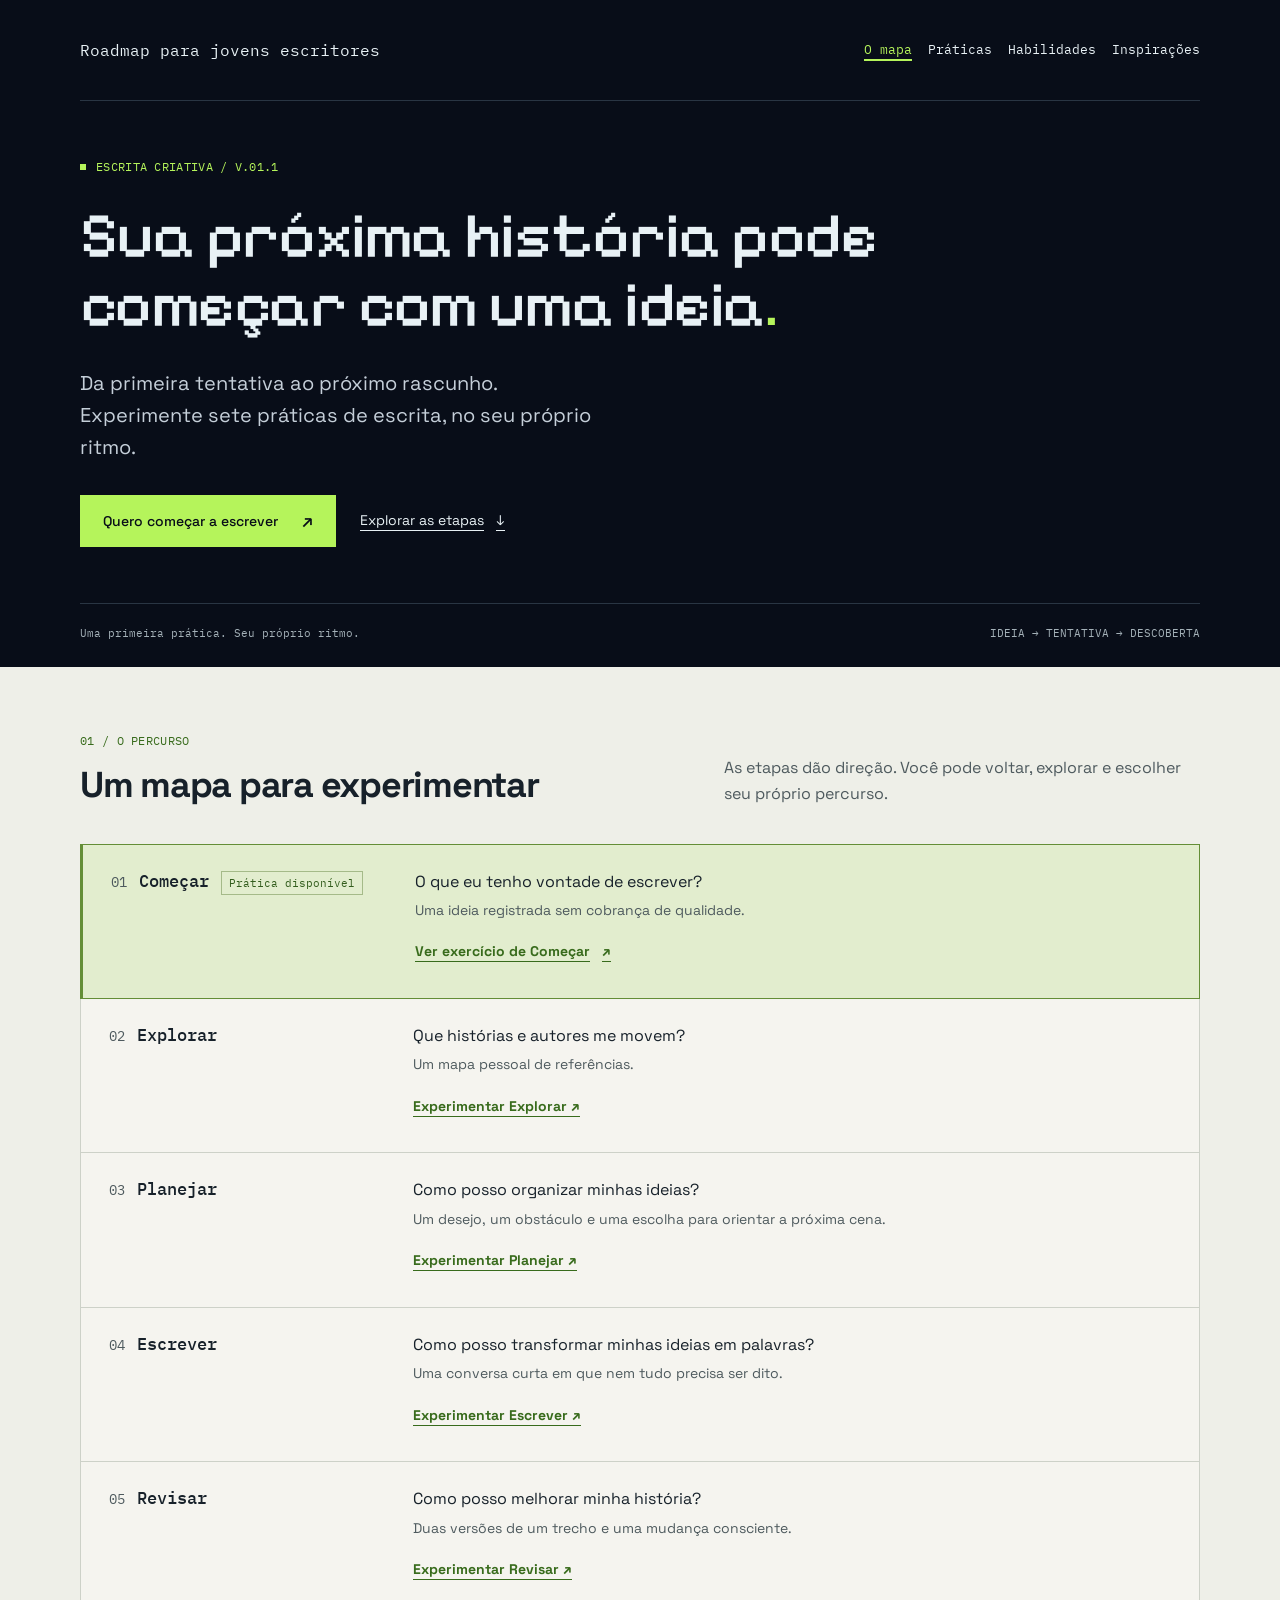
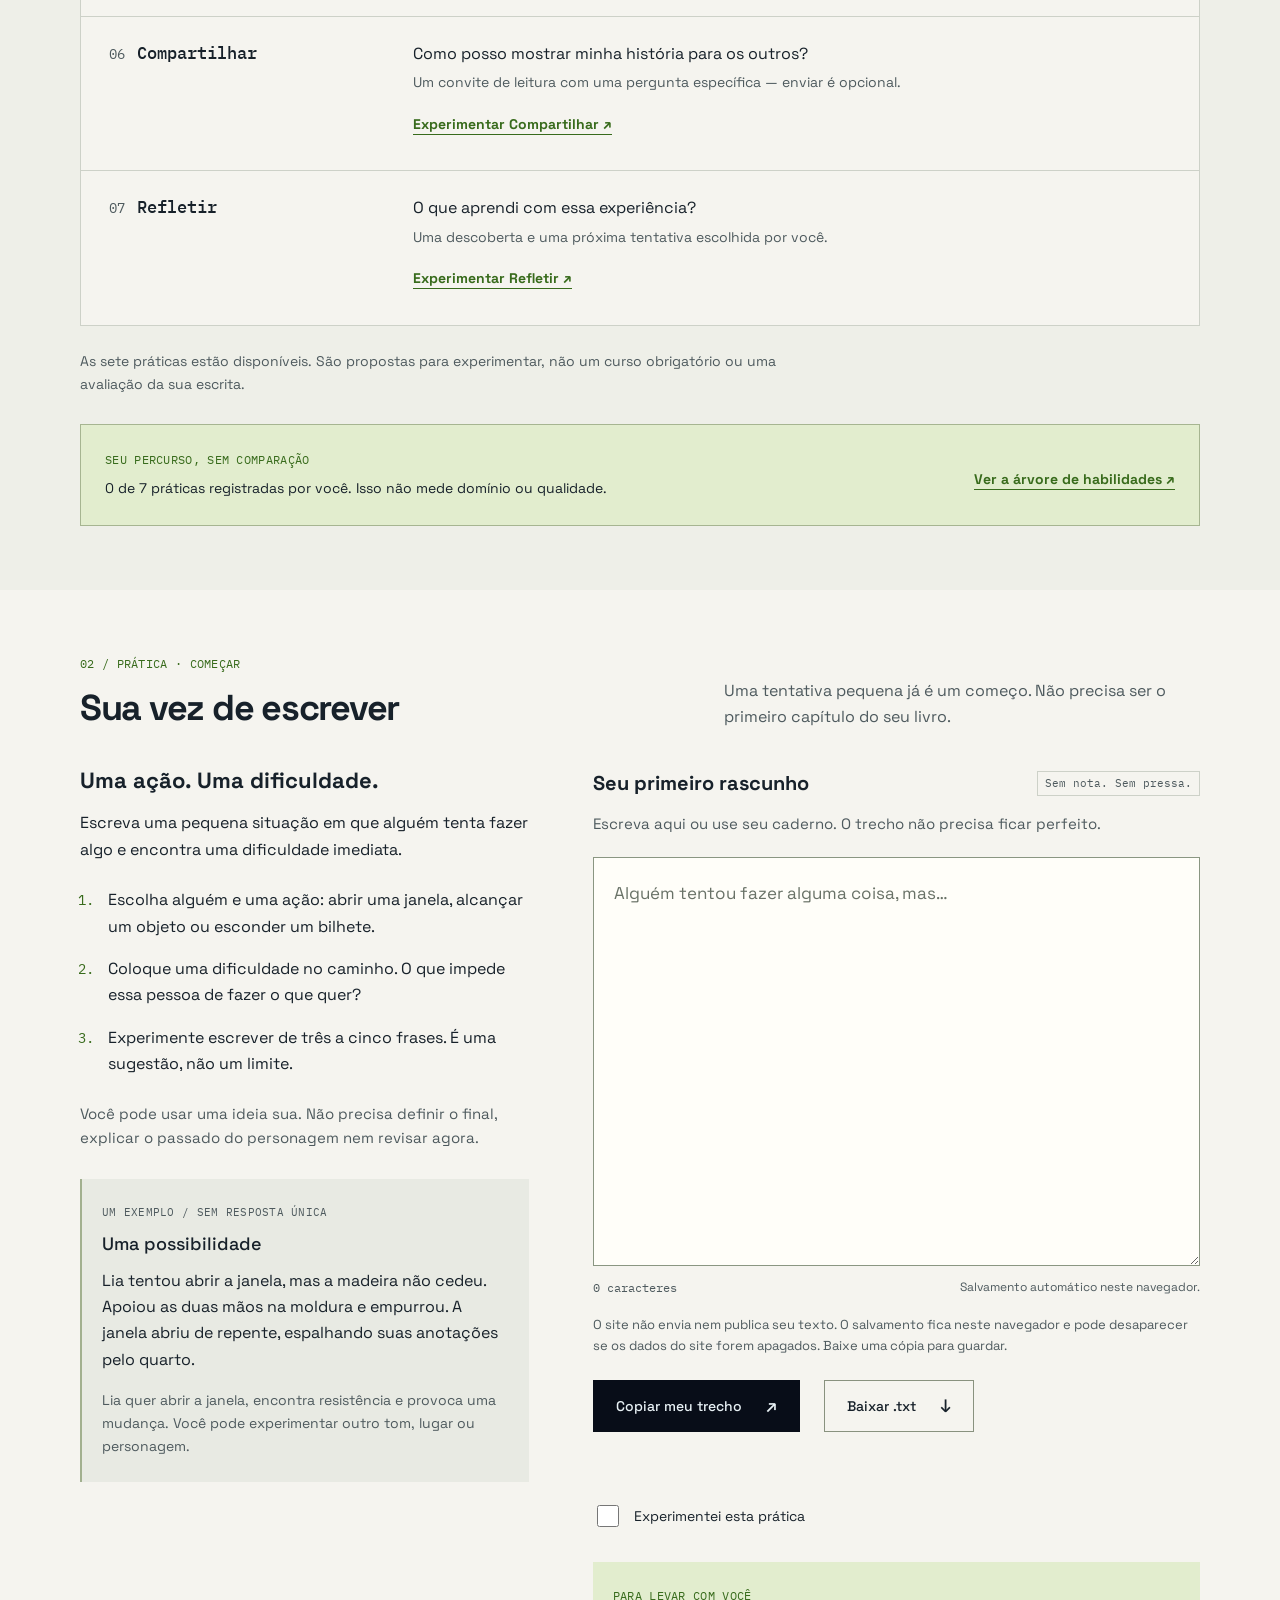
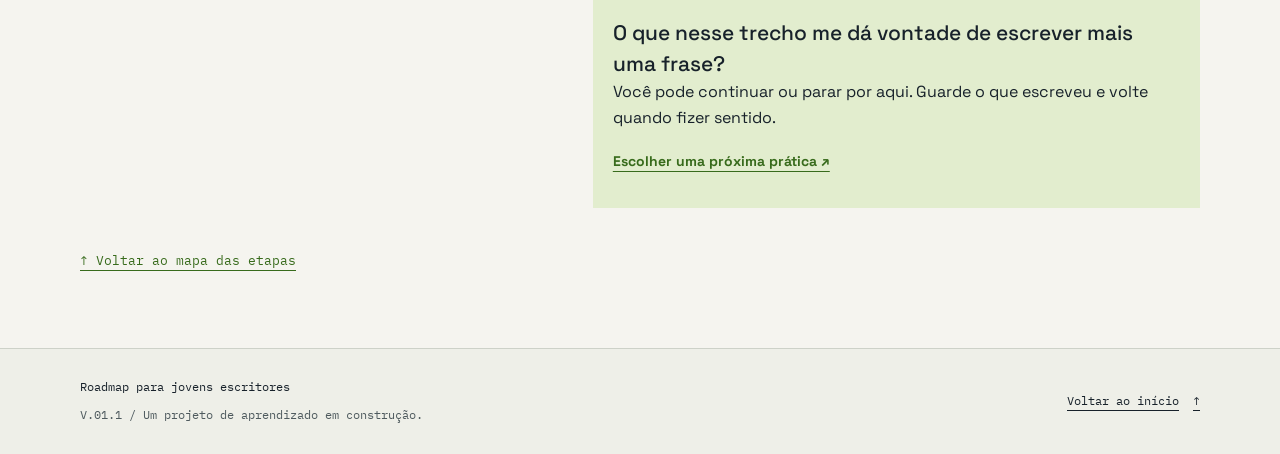
<file: index.html>
<!DOCTYPE html>
<html lang="pt-BR">
<head>
  <meta charset="UTF-8">
  <meta name="viewport" content="width=device-width, initial-scale=1.0">
  <meta name="description" content="Um mapa para quem quer começar a escrever ficção. Conheça sete etapas e experimente uma primeira cena, sem cobrança de perfeição.">
  <meta name="theme-color" content="#080d18">
  <title>Roadmap para jovens escritores — uma ideia já é um começo</title>
  <link rel="preload" href="assets/fonts/space-grotesk.ttf" as="font" type="font/ttf" crossorigin>
  <link rel="stylesheet" href="style.css">
  <script src="script.js" defer></script>
</head>
<body>
  <a class="pular-conteudo" href="#conteudo">Pular para o conteúdo</a>

  <div class="abertura" id="inicio">
    <header class="cabecalho largura">
      <a class="nome-projeto" href="#inicio">Roadmap para<br class="quebra-marca"> jovens escritores</a>
      <nav aria-label="Navegação principal">
        <a href="#mapa" aria-current="page">O mapa</a>
        <a href="praticas.html">Práticas</a>
        <a href="habilidades.html">Habilidades</a>
        <a href="inspiracoes.html">Inspirações</a>
      </nav>
    </header>

    <main id="conteudo">
      <section class="apresentacao largura" aria-labelledby="titulo-principal">
        <p class="sobretitulo"><span class="sinal" aria-hidden="true"></span> Escrita criativa / V.01.1</p>
        <h1 id="titulo-principal">Sua próxima história pode começar com uma ideia<span class="ponto-verde">.</span></h1>
        <p class="descricao">Da primeira tentativa ao próximo rascunho. Experimente sete práticas de escrita, no seu próprio ritmo.</p>
        <div class="acoes-apresentacao">
          <a class="botao botao-verde" href="#comecar">Quero começar a escrever <span aria-hidden="true">↗</span></a>
          <a class="link-escuro" href="#mapa">Explorar as etapas <span aria-hidden="true">↓</span></a>
        </div>
        <div class="rodape-abertura">
          <p>Uma primeira prática. Seu próprio ritmo.</p>
          <p aria-hidden="true">IDEIA → TENTATIVA → DESCOBERTA</p>
        </div>
      </section>
    <div class="conteudo-principal">
    <section id="mapa" class="mapa secao" aria-labelledby="titulo-mapa">
      <div class="largura">
        <div class="cabecalho-secao">
          <div>
            <p class="sobretitulo verde-texto">01 / O percurso</p>
            <h2 id="titulo-mapa">Um mapa para experimentar</h2>
          </div>
          <p class="introducao-secao">As etapas dão direção. Você pode voltar, explorar e escolher seu próprio percurso.</p>
        </div>

        <ol class="etapas">
          <li class="etapa etapa-disponivel">
            <div class="identificacao-etapa"><span class="numero-etapa" aria-hidden="true">01</span><h3>Começar</h3><span class="etiqueta">Prática disponível</span></div>
            <div class="conteudo-etapa"><p>O que eu tenho vontade de escrever?</p><p class="resultado">Uma ideia registrada sem cobrança de qualidade.</p><a class="link-pratica" href="#comecar">Ver exercício de Começar <span aria-hidden="true">↗</span></a></div>
          </li>
          <li class="etapa">
            <div class="identificacao-etapa"><span class="numero-etapa" aria-hidden="true">02</span><h3>Explorar</h3></div>
            <div class="conteudo-etapa"><p>Que histórias e autores me movem?</p><p class="resultado">Um mapa pessoal de referências.</p><a class="link-pratica" href="praticas.html#explorar">Experimentar Explorar ↗</a></div>
          </li>
          <li class="etapa">
            <div class="identificacao-etapa"><span class="numero-etapa" aria-hidden="true">03</span><h3>Planejar</h3></div>
            <div class="conteudo-etapa"><p>Como posso organizar minhas ideias?</p><p class="resultado">Um desejo, um obstáculo e uma escolha para orientar a próxima cena.</p><a class="link-pratica" href="praticas.html#planejar">Experimentar Planejar ↗</a></div>
          </li>
          <li class="etapa">
            <div class="identificacao-etapa"><span class="numero-etapa" aria-hidden="true">04</span><h3>Escrever</h3></div>
            <div class="conteudo-etapa"><p>Como posso transformar minhas ideias em palavras?</p><p class="resultado">Uma conversa curta em que nem tudo precisa ser dito.</p><a class="link-pratica" href="praticas.html#escrever">Experimentar Escrever ↗</a></div>
          </li>
          <li class="etapa">
            <div class="identificacao-etapa"><span class="numero-etapa" aria-hidden="true">05</span><h3>Revisar</h3></div>
            <div class="conteudo-etapa"><p>Como posso melhorar minha história?</p><p class="resultado">Duas versões de um trecho e uma mudança consciente.</p><a class="link-pratica" href="praticas.html#revisar">Experimentar Revisar ↗</a></div>
          </li>
          <li class="etapa">
            <div class="identificacao-etapa"><span class="numero-etapa" aria-hidden="true">06</span><h3>Compartilhar</h3></div>
            <div class="conteudo-etapa"><p>Como posso mostrar minha história para os outros?</p><p class="resultado">Um convite de leitura com uma pergunta específica — enviar é opcional.</p><a class="link-pratica" href="praticas.html#compartilhar">Experimentar Compartilhar ↗</a></div>
          </li>
          <li class="etapa">
            <div class="identificacao-etapa"><span class="numero-etapa" aria-hidden="true">07</span><h3>Refletir</h3></div>
            <div class="conteudo-etapa"><p>O que aprendi com essa experiência?</p><p class="resultado">Uma descoberta e uma próxima tentativa escolhida por você.</p><a class="link-pratica" href="praticas.html#refletir">Experimentar Refletir ↗</a></div>
          </li>
        </ol>
        <p class="nota-mapa">As sete práticas estão disponíveis. São propostas para experimentar, não um curso obrigatório ou uma avaliação da sua escrita.</p>
        <div class="faixa-percurso"><p><span class="sobretitulo verde-texto">Seu percurso, sem comparação</span><span data-progresso>Com JavaScript, seus registros de prática aparecem aqui.</span></p><a class="link-pratica" href="habilidades.html">Ver a árvore de habilidades ↗</a></div>
      </div>
    </section>

    <section id="comecar" class="pratica secao" aria-labelledby="titulo-pratica">
      <div class="largura">
        <div class="cabecalho-secao">
          <div>
            <p class="sobretitulo verde-texto">02 / Prática · Começar</p>
            <h2 id="titulo-pratica">Sua vez de escrever</h2>
          </div>
          <p class="introducao-secao">Uma tentativa pequena já é um começo. Não precisa ser o primeiro capítulo do seu livro.</p>
        </div>

        <div class="corpo-pratica">
          <div class="orientacoes">
            <h3>Uma ação. Uma dificuldade.</h3>
            <p>Escreva uma pequena situação em que alguém tenta fazer algo e encontra uma dificuldade imediata.</p>
            <ol class="instrucoes">
              <li>Escolha alguém e uma ação: abrir uma janela, alcançar um objeto ou esconder um bilhete.</li>
              <li>Coloque uma dificuldade no caminho. O que impede essa pessoa de fazer o que quer?</li>
              <li>Experimente escrever de três a cinco frases. É uma sugestão, não um limite.</li>
            </ol>
            <p class="apoio">Você pode usar uma ideia sua. Não precisa definir o final, explicar o passado do personagem nem revisar agora.</p>

            <aside class="exemplo" aria-labelledby="titulo-exemplo">
              <p class="sobretitulo">Um exemplo / sem resposta única</p>
              <h4 id="titulo-exemplo">Uma possibilidade</h4>
              <p>Lia tentou abrir a janela, mas a madeira não cedeu. Apoiou as duas mãos na moldura e empurrou. A janela abriu de repente, espalhando suas anotações pelo quarto.</p>
              <p class="legenda-exemplo">Lia quer abrir a janela, encontra resistência e provoca uma mudança. Você pode experimentar outro tom, lugar ou personagem.</p>
            </aside>
          </div>

          <div class="escrita" data-editor="comecar">
            <div class="topo-campo"><label for="trecho">Seu primeiro rascunho</label><span class="etiqueta etiqueta-clara">Sem nota. Sem pressa.</span></div>
            <p id="ajuda-trecho">Escreva aqui ou use seu caderno. O trecho não precisa ficar perfeito.</p>
            <textarea id="trecho" name="trecho" rows="12" aria-describedby="ajuda-trecho privacidade" placeholder="Alguém tentou fazer alguma coisa, mas…" spellcheck="true"></textarea>
            <div class="informacoes-campo"><span id="contador" data-contador>0 caracteres</span><span id="salvamento" data-status>Com JavaScript, o rascunho pode ser salvo neste navegador.</span></div>
            <p id="privacidade" class="privacidade">O site não envia nem publica seu texto. O salvamento fica neste navegador e pode desaparecer se os dados do site forem apagados. Baixe uma cópia para guardar.</p>
            <div class="acoes-texto" id="acoes-texto" hidden>
              <button class="botao botao-tinta" id="copiar" data-copiar type="button">Copiar meu trecho <span aria-hidden="true">↗</span></button>
              <button class="botao botao-contorno" id="baixar" data-baixar type="button">Baixar .txt <span aria-hidden="true">↓</span></button>
            </div>
            <p id="mensagem-acao" data-mensagem class="mensagem-acao" role="status" aria-live="polite" aria-atomic="true"></p>
            <label class="registro-pratica" data-js hidden><input type="checkbox" data-registrar="comecar"> Experimentei esta prática</label>
            <noscript><p class="aviso-sem-js">O campo funciona sem JavaScript, mas não salva automaticamente. Copie seu texto manualmente antes de sair.</p></noscript>

            <div class="reflexao">
              <p class="sobretitulo verde-texto">Para levar com você</p>
              <h3>O que nesse trecho me dá vontade de escrever mais uma frase?</h3>
              <p>Você pode continuar ou parar por aqui. Guarde o que escreveu e volte quando fizer sentido.</p>
              <a class="link-pratica" href="praticas.html#explorar">Escolher uma próxima prática ↗</a>
            </div>
          </div>
        </div>
        <a class="voltar-mapa" href="#mapa">↑ Voltar ao mapa das etapas</a>
      </div>
    </section>
    </div>
    </main>
  </div>
  <footer class="rodape">
    <div class="largura rodape-conteudo">
      <div><p>Roadmap para jovens escritores</p><p class="rodape-nota">V.01.1 / Um projeto de aprendizado em construção.</p></div>
      <a href="#inicio">Voltar ao início <span aria-hidden="true">↑</span></a>
    </div>
  </footer>
</body>
</html>
</file>
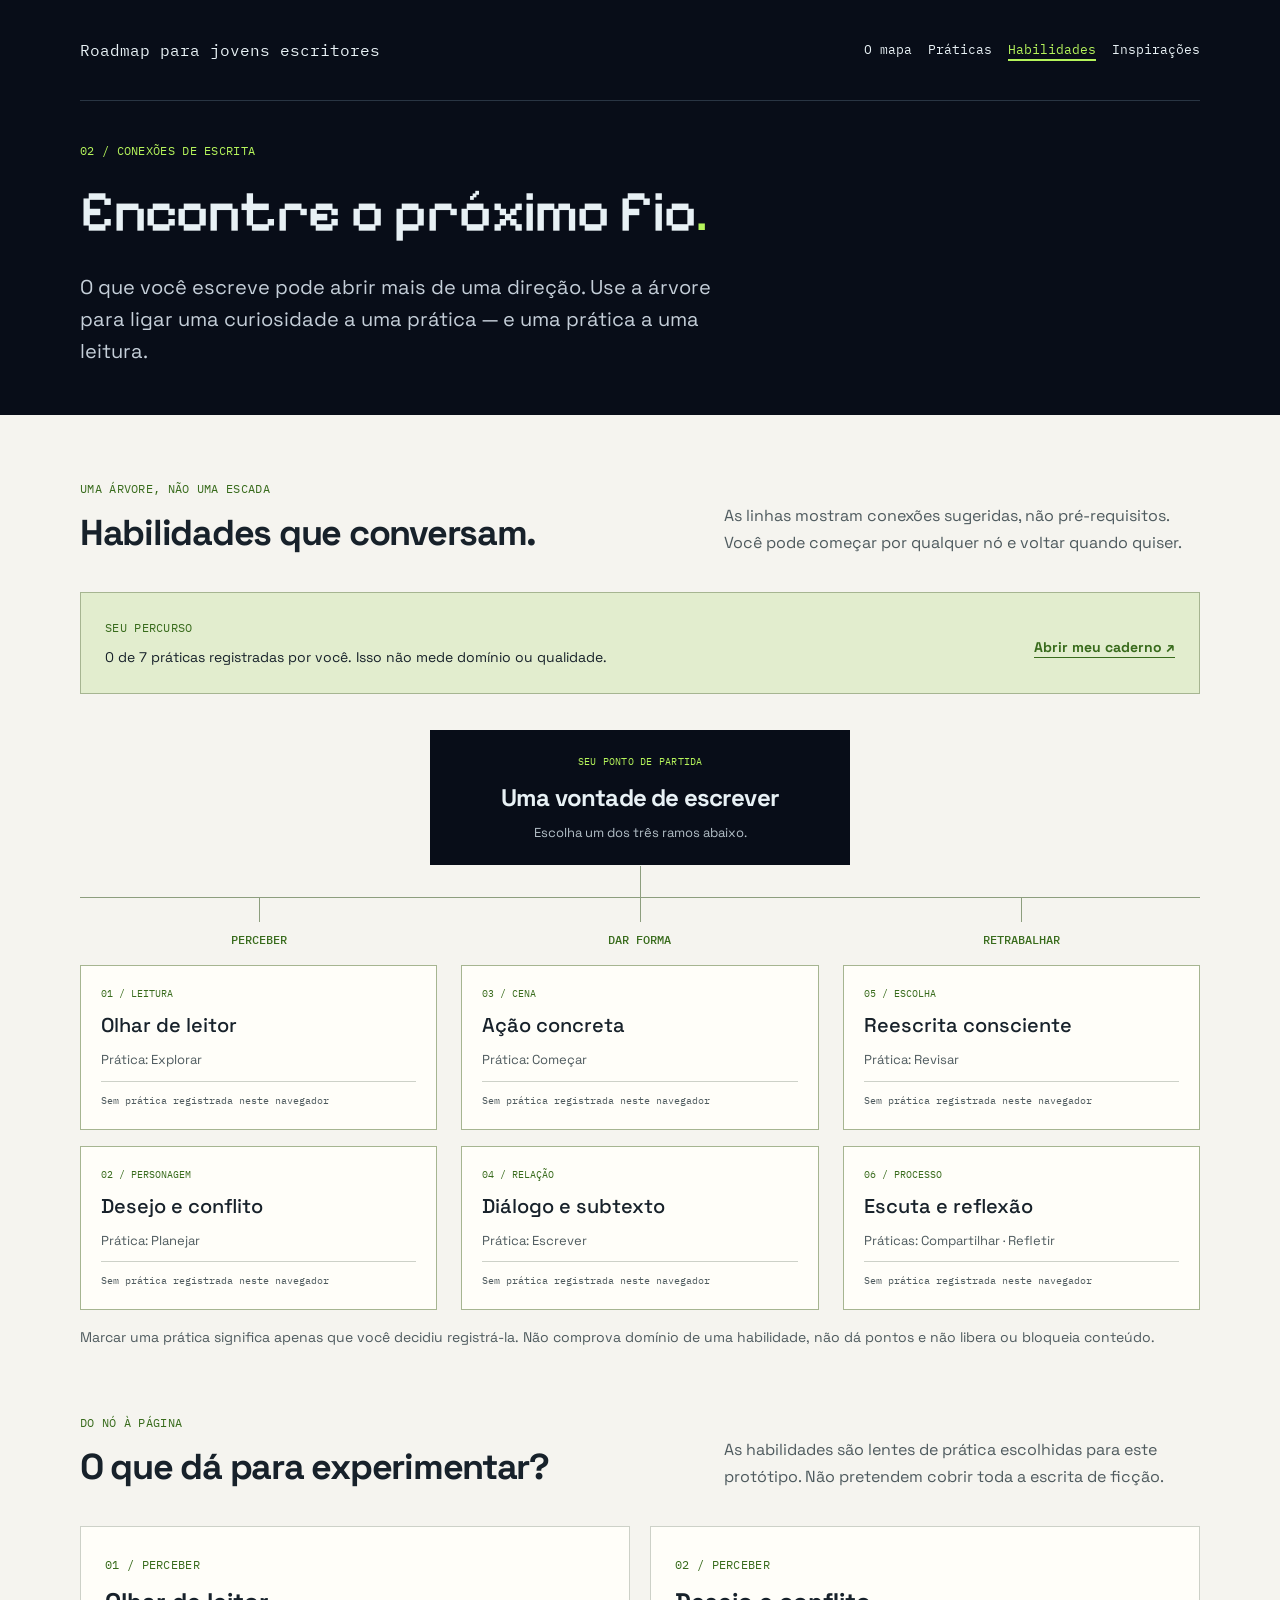
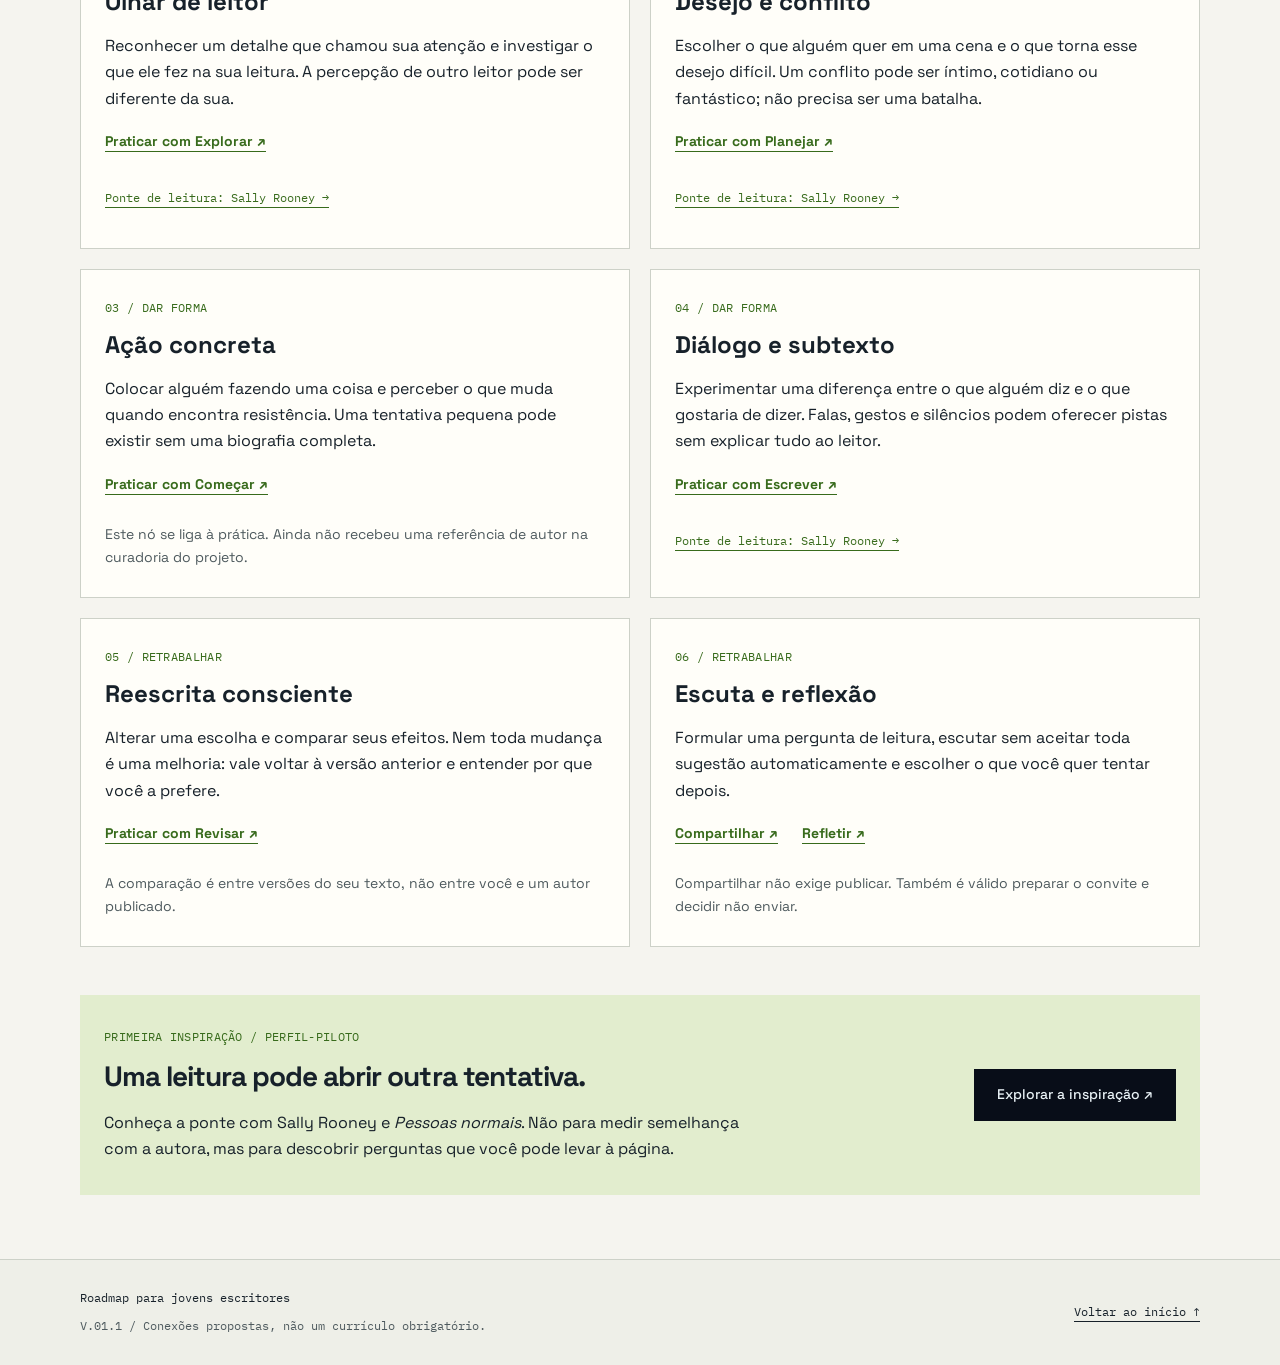
<file: habilidades.html>
<!DOCTYPE html>
<html lang="pt-BR">
<head>
  <meta charset="UTF-8"><meta name="viewport" content="width=device-width, initial-scale=1.0">
  <meta name="description" content="Conecte pequenas práticas de escrita a seis habilidades e encontre pontes de leitura, sem notas ou caminhos bloqueados.">
  <meta name="theme-color" content="#080d18"><title>Habilidades — Roadmap para jovens escritores</title>
  <link rel="stylesheet" href="style.css"><script src="script.js" defer></script>
</head>
<body>
  <a class="pular-conteudo" href="#conteudo">Pular para o conteúdo</a>
  <div class="abertura" id="inicio">
    <header class="cabecalho largura"><a class="nome-projeto" href="index.html">Roadmap para<br class="quebra-marca"> jovens escritores</a><nav aria-label="Navegação principal"><a href="index.html#mapa">O mapa</a><a href="praticas.html">Práticas</a><a href="habilidades.html" aria-current="page">Habilidades</a><a href="inspiracoes.html">Inspirações</a></nav></header>
    <div class="pagina-abertura largura"><p class="sobretitulo verde-claro">02 / Conexões de escrita</p><h1>Encontre o próximo fio<span class="ponto-verde">.</span></h1><p class="descricao">O que você escreve pode abrir mais de uma direção. Use a árvore para ligar uma curiosidade a uma prática — e uma prática a uma leitura.</p></div>
  </div>
  <main id="conteudo" class="largura secao">
    <div class="cabecalho-secao"><div><p class="sobretitulo verde-texto">Uma árvore, não uma escada</p><h2>Habilidades que conversam.</h2></div><p class="introducao-secao">As linhas mostram conexões sugeridas, não pré-requisitos. Você pode começar por qualquer nó e voltar quando quiser.</p></div>
    <div class="faixa-percurso faixa-clara"><p><span class="sobretitulo verde-texto">Seu percurso</span><span data-progresso>Com JavaScript, os registros feitos nas práticas aparecem aqui.</span></p><a class="link-pratica" href="praticas.html">Abrir meu caderno ↗</a></div>
    <section class="arvore" aria-labelledby="titulo-arvore">
      <h2 class="raiz-arvore" id="titulo-arvore"><span class="sobretitulo">Seu ponto de partida</span>Uma vontade de escrever<span class="legenda-raiz">Escolha um dos três ramos abaixo.</span></h2>
      <ul class="arvore-ramos">
        <li class="ramo"><h3>Perceber</h3><ul>
          <li><a class="no-arvore" href="#leitura"><span class="indice-no">01 / Leitura</span><strong>Olhar de leitor</strong><span>Prática: Explorar</span><span class="estado-no" data-vinculos="explorar" data-js hidden></span></a></li>
          <li><a class="no-arvore" href="#personagem"><span class="indice-no">02 / Personagem</span><strong>Desejo e conflito</strong><span>Prática: Planejar</span><span class="estado-no" data-vinculos="planejar" data-js hidden></span></a></li>
        </ul></li>
        <li class="ramo"><h3>Dar forma</h3><ul>
          <li><a class="no-arvore" href="#acao"><span class="indice-no">03 / Cena</span><strong>Ação concreta</strong><span>Prática: Começar</span><span class="estado-no" data-vinculos="comecar" data-js hidden></span></a></li>
          <li><a class="no-arvore" href="#dialogo"><span class="indice-no">04 / Relação</span><strong>Diálogo e subtexto</strong><span>Prática: Escrever</span><span class="estado-no" data-vinculos="escrever" data-js hidden></span></a></li>
        </ul></li>
        <li class="ramo"><h3>Retrabalhar</h3><ul>
          <li><a class="no-arvore" href="#reescrita"><span class="indice-no">05 / Escolha</span><strong>Reescrita consciente</strong><span>Prática: Revisar</span><span class="estado-no" data-vinculos="revisar" data-js hidden></span></a></li>
          <li><a class="no-arvore" href="#escuta"><span class="indice-no">06 / Processo</span><strong>Escuta e reflexão</strong><span>Práticas: Compartilhar · Refletir</span><span class="estado-no" data-vinculos="compartilhar refletir" data-js hidden></span></a></li>
        </ul></li>
      </ul>
      <p class="nota-editorial">Marcar uma prática significa apenas que você decidiu registrá-la. Não comprova domínio de uma habilidade, não dá pontos e não libera ou bloqueia conteúdo.</p>
    </section>

    <section class="conexoes" aria-labelledby="titulo-conexoes">
      <div class="cabecalho-secao"><div><p class="sobretitulo verde-texto">Do nó à página</p><h2 id="titulo-conexoes">O que dá para experimentar?</h2></div><p class="introducao-secao">As habilidades são lentes de prática escolhidas para este protótipo. Não pretendem cobrir toda a escrita de ficção.</p></div>
      <div class="lista-conexoes">
        <article class="conexao" id="leitura"><p class="sobretitulo verde-texto">01 / Perceber</p><h3>Olhar de leitor</h3><p>Reconhecer um detalhe que chamou sua atenção e investigar o que ele fez na sua leitura. A percepção de outro leitor pode ser diferente da sua.</p><a class="link-pratica" href="praticas.html#explorar">Praticar com Explorar ↗</a><a class="ponte-autora" href="inspiracoes.html#pontes">Ponte de leitura: Sally Rooney →</a></article>
        <article class="conexao" id="personagem"><p class="sobretitulo verde-texto">02 / Perceber</p><h3>Desejo e conflito</h3><p>Escolher o que alguém quer em uma cena e o que torna esse desejo difícil. Um conflito pode ser íntimo, cotidiano ou fantástico; não precisa ser uma batalha.</p><a class="link-pratica" href="praticas.html#planejar">Praticar com Planejar ↗</a><a class="ponte-autora" href="inspiracoes.html#pontes">Ponte de leitura: Sally Rooney →</a></article>
        <article class="conexao" id="acao"><p class="sobretitulo verde-texto">03 / Dar forma</p><h3>Ação concreta</h3><p>Colocar alguém fazendo uma coisa e perceber o que muda quando encontra resistência. Uma tentativa pequena pode existir sem uma biografia completa.</p><a class="link-pratica" href="praticas.html#comecar">Praticar com Começar ↗</a><p class="nota-editorial">Este nó se liga à prática. Ainda não recebeu uma referência de autor na curadoria do projeto.</p></article>
        <article class="conexao" id="dialogo"><p class="sobretitulo verde-texto">04 / Dar forma</p><h3>Diálogo e subtexto</h3><p>Experimentar uma diferença entre o que alguém diz e o que gostaria de dizer. Falas, gestos e silêncios podem oferecer pistas sem explicar tudo ao leitor.</p><a class="link-pratica" href="praticas.html#escrever">Praticar com Escrever ↗</a><a class="ponte-autora" href="inspiracoes.html#pontes">Ponte de leitura: Sally Rooney →</a></article>
        <article class="conexao" id="reescrita"><p class="sobretitulo verde-texto">05 / Retrabalhar</p><h3>Reescrita consciente</h3><p>Alterar uma escolha e comparar seus efeitos. Nem toda mudança é uma melhoria: vale voltar à versão anterior e entender por que você a prefere.</p><a class="link-pratica" href="praticas.html#revisar">Praticar com Revisar ↗</a><p class="nota-editorial">A comparação é entre versões do seu texto, não entre você e um autor publicado.</p></article>
        <article class="conexao" id="escuta"><p class="sobretitulo verde-texto">06 / Retrabalhar</p><h3>Escuta e reflexão</h3><p>Formular uma pergunta de leitura, escutar sem aceitar toda sugestão automaticamente e escolher o que você quer tentar depois.</p><div class="links-conexao"><a class="link-pratica" href="praticas.html#compartilhar">Compartilhar ↗</a><a class="link-pratica" href="praticas.html#refletir">Refletir ↗</a></div><p class="nota-editorial">Compartilhar não exige publicar. Também é válido preparar o convite e decidir não enviar.</p></article>
      </div>
    </section>
    <aside class="chamada-autora"><div><p class="sobretitulo verde-texto">Primeira inspiração / Perfil-piloto</p><h2>Uma leitura pode abrir outra tentativa.</h2><p>Conheça a ponte com Sally Rooney e <em>Pessoas normais</em>. Não para medir semelhança com a autora, mas para descobrir perguntas que você pode levar à página.</p></div><a class="botao botao-tinta" href="inspiracoes.html#sally-rooney">Explorar a inspiração ↗</a></aside>
  </main>
  <footer class="rodape"><div class="largura rodape-conteudo"><div><p>Roadmap para jovens escritores</p><p class="rodape-nota">V.01.1 / Conexões propostas, não um currículo obrigatório.</p></div><a href="#inicio">Voltar ao início ↑</a></div></footer>
</body>
</html>
</file>
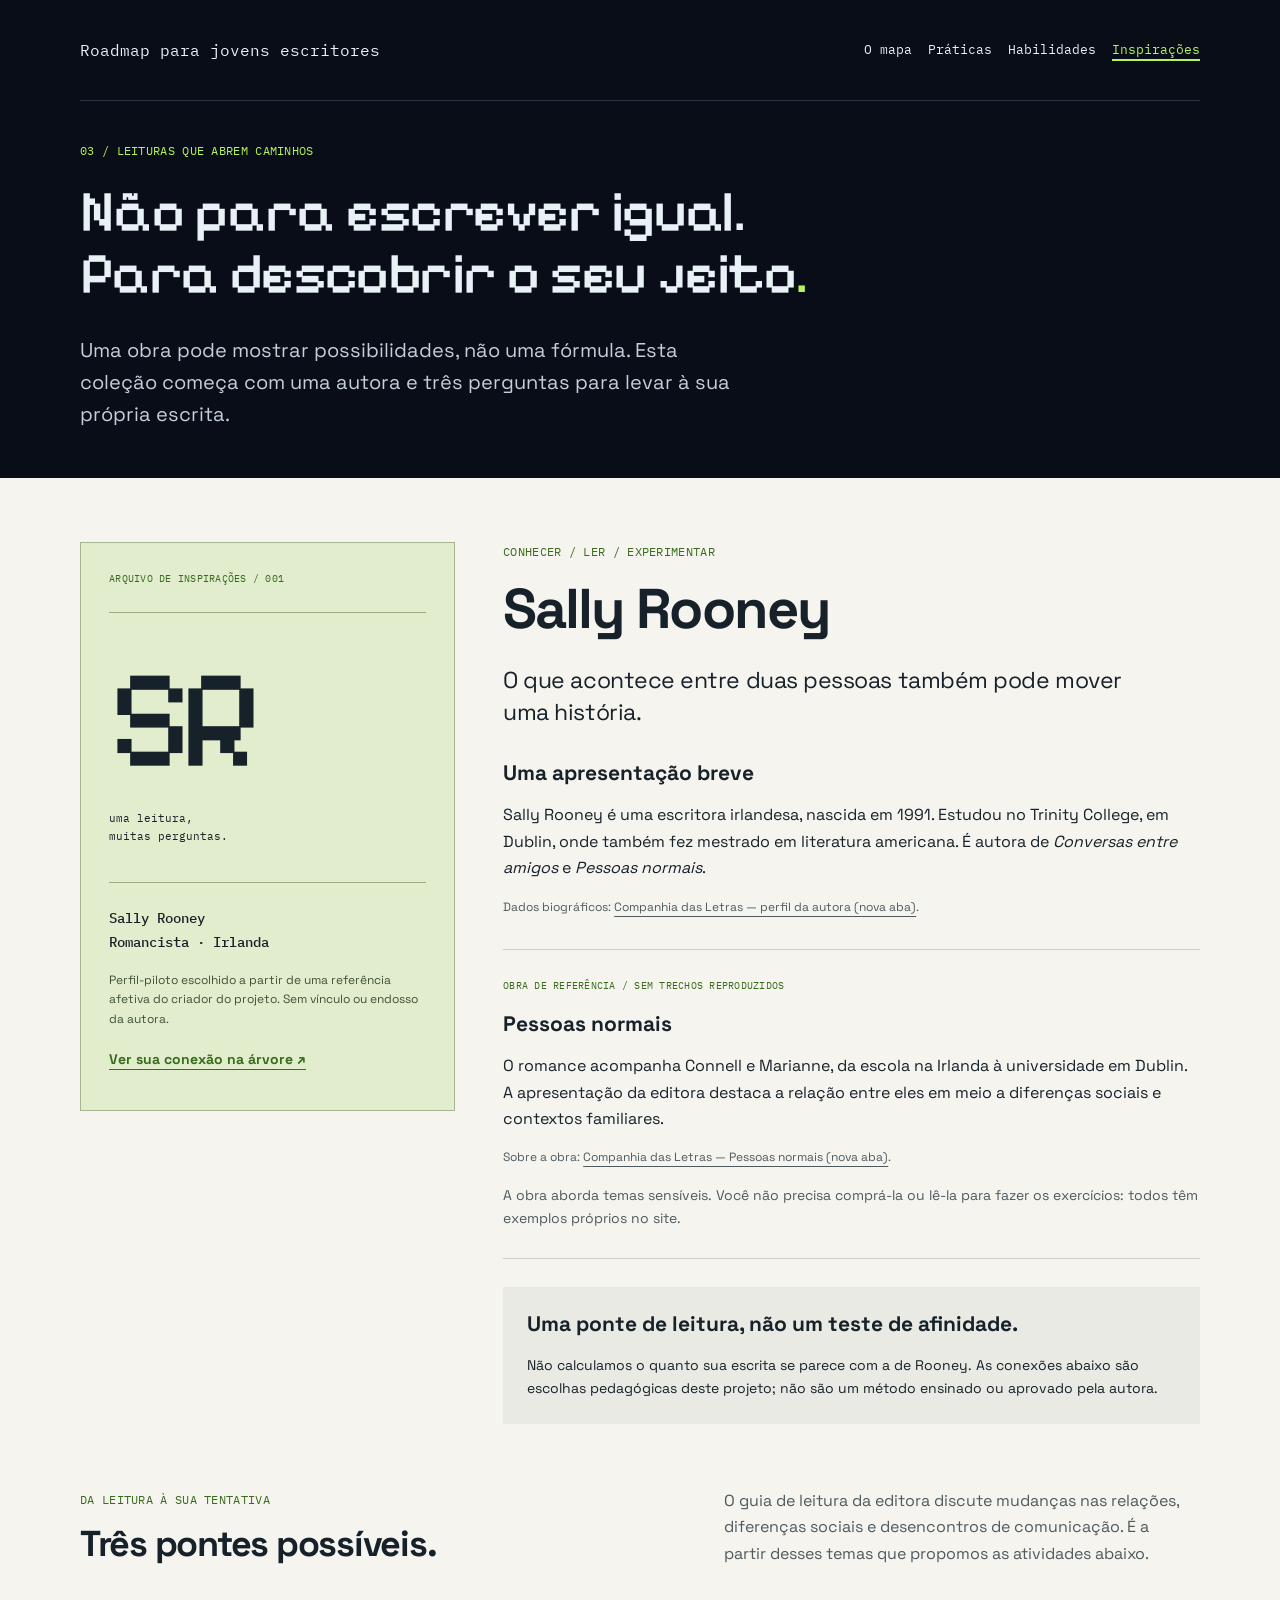
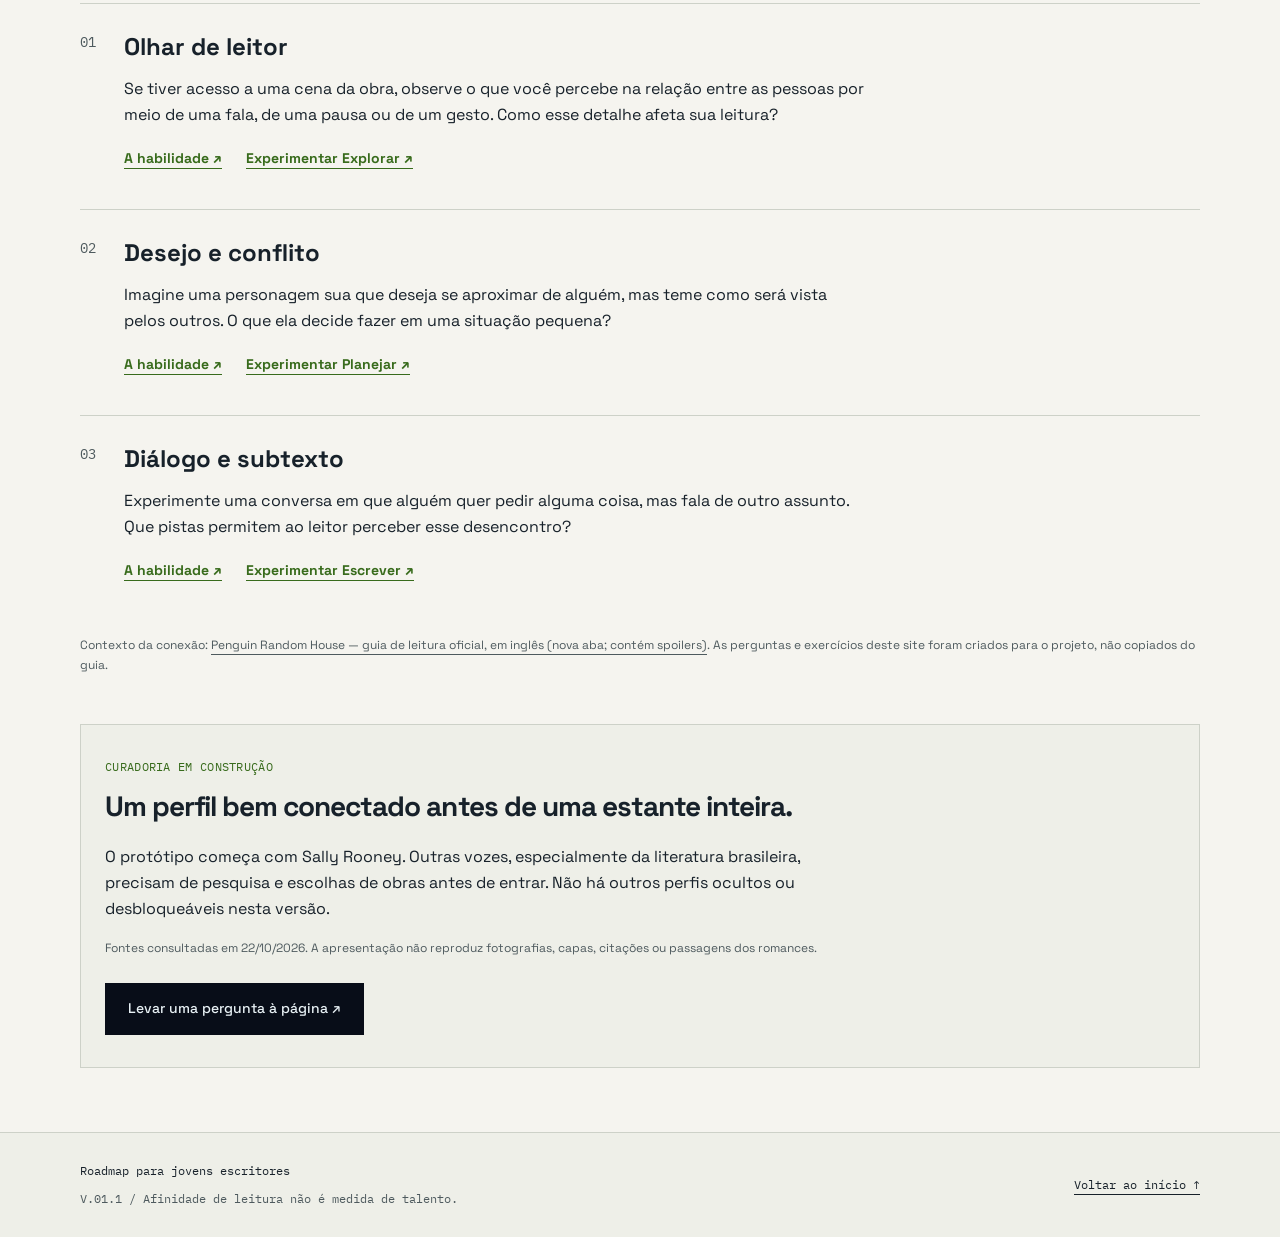
<file: inspiracoes.html>
<!DOCTYPE html>
<html lang="pt-BR">
<head>
  <meta charset="UTF-8"><meta name="viewport" content="width=device-width, initial-scale=1.0">
  <meta name="description" content="Sally Rooney e Pessoas normais: uma primeira ponte entre leitura, personagens, diálogo e práticas próprias de escrita.">
  <meta name="theme-color" content="#080d18"><title>Inspirações — Roadmap para jovens escritores</title>
  <link rel="stylesheet" href="style.css"><script src="script.js" defer></script>
</head>
<body>
  <a class="pular-conteudo" href="#conteudo">Pular para o conteúdo</a>
  <div class="abertura" id="inicio">
    <header class="cabecalho largura"><a class="nome-projeto" href="index.html">Roadmap para<br class="quebra-marca"> jovens escritores</a><nav aria-label="Navegação principal"><a href="index.html#mapa">O mapa</a><a href="praticas.html">Práticas</a><a href="habilidades.html">Habilidades</a><a href="inspiracoes.html" aria-current="page">Inspirações</a></nav></header>
    <div class="pagina-abertura largura"><p class="sobretitulo verde-claro">03 / Leituras que abrem caminhos</p><h1>Não para escrever igual.<br>Para descobrir o seu jeito<span class="ponto-verde">.</span></h1><p class="descricao">Uma obra pode mostrar possibilidades, não uma fórmula. Esta coleção começa com uma autora e três perguntas para levar à sua própria escrita.</p></div>
  </div>
  <main id="conteudo" class="largura secao">
    <article class="perfil-autora" id="sally-rooney" aria-labelledby="titulo-autora">
      <div class="ficha-autora">
        <p class="sobretitulo verde-texto">Arquivo de inspirações / 001</p>
        <div class="monograma" aria-hidden="true">SR<span>uma leitura,<br>muitas perguntas.</span></div>
        <p class="ficha-dado">Sally Rooney<br>Romancista · Irlanda</p>
        <p class="ficha-nota">Perfil-piloto escolhido a partir de uma referência afetiva do criador do projeto. Sem vínculo ou endosso da autora.</p>
        <a class="link-pratica" href="habilidades.html#dialogo">Ver sua conexão na árvore ↗</a>
      </div>
      <div class="texto-perfil">
        <p class="sobretitulo verde-texto">Conhecer / Ler / Experimentar</p><h2 id="titulo-autora">Sally Rooney</h2>
        <p class="lead-perfil">O que acontece entre duas pessoas também pode mover uma história.</p>
        <section aria-labelledby="bio-titulo"><h3 id="bio-titulo">Uma apresentação breve</h3><p>Sally Rooney é uma escritora irlandesa, nascida em 1991. Estudou no Trinity College, em Dublin, onde também fez mestrado em literatura americana. É autora de <em>Conversas entre amigos</em> e <em>Pessoas normais</em>.</p><p class="fonte-inline">Dados biográficos: <a href="https://www.companhiadasletras.com.br/colaborador/05555/sally-rooney" target="_blank" rel="noopener noreferrer">Companhia das Letras — perfil da autora (nova aba)</a>.</p></section>
        <section class="livro-referencia" aria-labelledby="livro-titulo"><p class="sobretitulo verde-texto">Obra de referência / Sem trechos reproduzidos</p><h3 id="livro-titulo">Pessoas normais</h3><p>O romance acompanha Connell e Marianne, da escola na Irlanda à universidade em Dublin. A apresentação da editora destaca a relação entre eles em meio a diferenças sociais e contextos familiares.</p><p class="fonte-inline">Sobre a obra: <a href="https://www.companhiadasletras.com.br/livro/9788535932560/pessoas-normais" target="_blank" rel="noopener noreferrer">Companhia das Letras — Pessoas normais (nova aba)</a>.</p><p class="nota-editorial">A obra aborda temas sensíveis. Você não precisa comprá-la ou lê-la para fazer os exercícios: todos têm exemplos próprios no site.</p></section>
        <div class="aviso-curadoria"><h3>Uma ponte de leitura, não um teste de afinidade.</h3><p>Não calculamos o quanto sua escrita se parece com a de Rooney. As conexões abaixo são escolhas pedagógicas deste projeto; não são um método ensinado ou aprovado pela autora.</p></div>
      </div>
    </article>

    <section class="pontes" id="pontes" aria-labelledby="titulo-pontes">
      <div class="cabecalho-secao"><div><p class="sobretitulo verde-texto">Da leitura à sua tentativa</p><h2 id="titulo-pontes">Três pontes possíveis.</h2></div><p class="introducao-secao">O guia de leitura da editora discute mudanças nas relações, diferenças sociais e desencontros de comunicação. É a partir desses temas que propomos as atividades abaixo.</p></div>
      <ol class="lista-pontes">
        <li><span class="numero-etapa">01</span><div><h3>Olhar de leitor</h3><p>Se tiver acesso a uma cena da obra, observe o que você percebe na relação entre as pessoas por meio de uma fala, de uma pausa ou de um gesto. Como esse detalhe afeta sua leitura?</p><div class="links-conexao"><a class="link-pratica" href="habilidades.html#leitura">A habilidade ↗</a><a class="link-pratica" href="praticas.html#explorar">Experimentar Explorar ↗</a></div></div></li>
        <li><span class="numero-etapa">02</span><div><h3>Desejo e conflito</h3><p>Imagine uma personagem sua que deseja se aproximar de alguém, mas teme como será vista pelos outros. O que ela decide fazer em uma situação pequena?</p><div class="links-conexao"><a class="link-pratica" href="habilidades.html#personagem">A habilidade ↗</a><a class="link-pratica" href="praticas.html#planejar">Experimentar Planejar ↗</a></div></div></li>
        <li><span class="numero-etapa">03</span><div><h3>Diálogo e subtexto</h3><p>Experimente uma conversa em que alguém quer pedir alguma coisa, mas fala de outro assunto. Que pistas permitem ao leitor perceber esse desencontro?</p><div class="links-conexao"><a class="link-pratica" href="habilidades.html#dialogo">A habilidade ↗</a><a class="link-pratica" href="praticas.html#escrever">Experimentar Escrever ↗</a></div></div></li>
      </ol>
      <p class="fonte-inline">Contexto da conexão: <a href="https://www.penguinrandomhouse.com/books/592625/normal-people-by-sally-rooney/9781984822185/readers-guide/" target="_blank" rel="noopener noreferrer">Penguin Random House — guia de leitura oficial, em inglês (nova aba; contém spoilers)</a>. As perguntas e exercícios deste site foram criados para o projeto, não copiados do guia.</p>
    </section>
    <section class="limites-curadoria" aria-labelledby="titulo-curadoria"><p class="sobretitulo verde-texto">Curadoria em construção</p><h2 id="titulo-curadoria">Um perfil bem conectado antes de uma estante inteira.</h2><p>O protótipo começa com Sally Rooney. Outras vozes, especialmente da literatura brasileira, precisam de pesquisa e escolhas de obras antes de entrar. Não há outros perfis ocultos ou desbloqueáveis nesta versão.</p><p class="fonte-inline">Fontes consultadas em 22/10/2026. A apresentação não reproduz fotografias, capas, citações ou passagens dos romances.</p><a class="botao botao-tinta" href="praticas.html#escrever">Levar uma pergunta à página ↗</a></section>
  </main>
  <footer class="rodape"><div class="largura rodape-conteudo"><div><p>Roadmap para jovens escritores</p><p class="rodape-nota">V.01.1 / Afinidade de leitura não é medida de talento.</p></div><a href="#inicio">Voltar ao início ↑</a></div></footer>
</body>
</html>
</file>
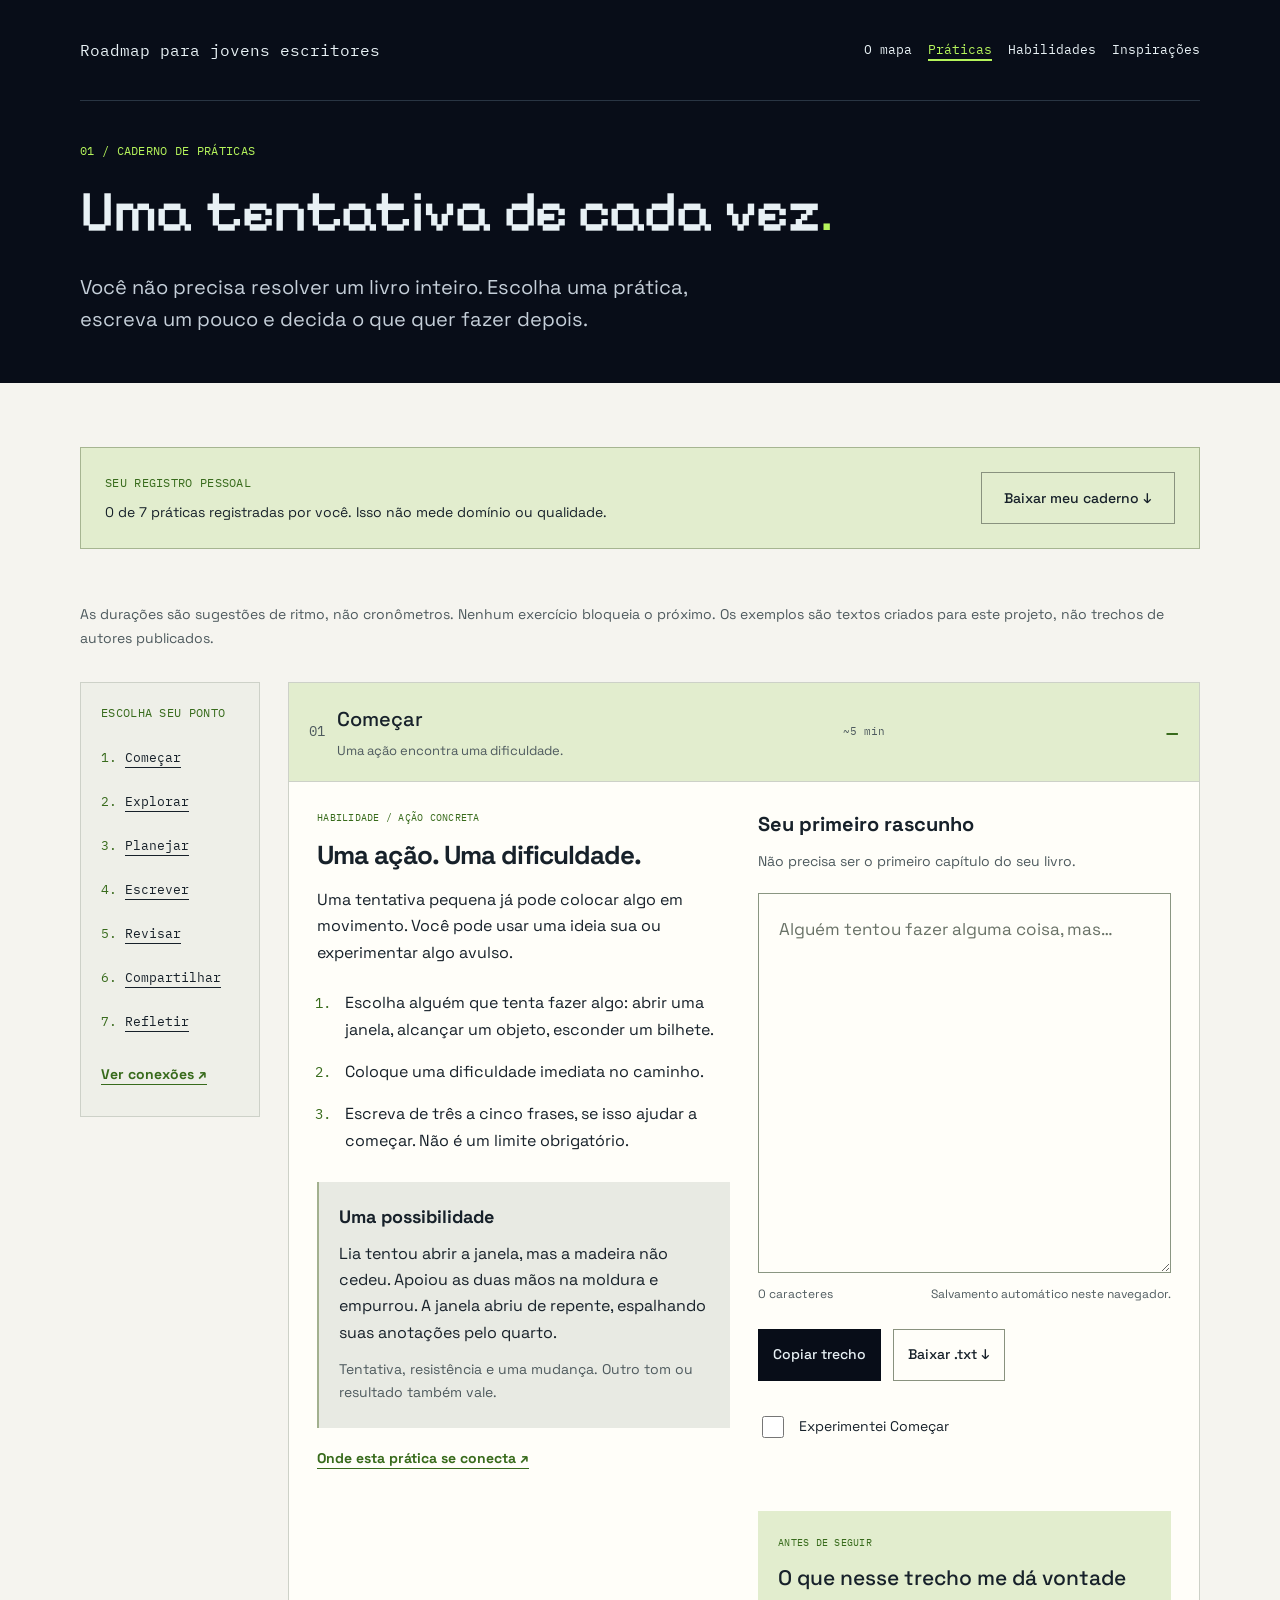
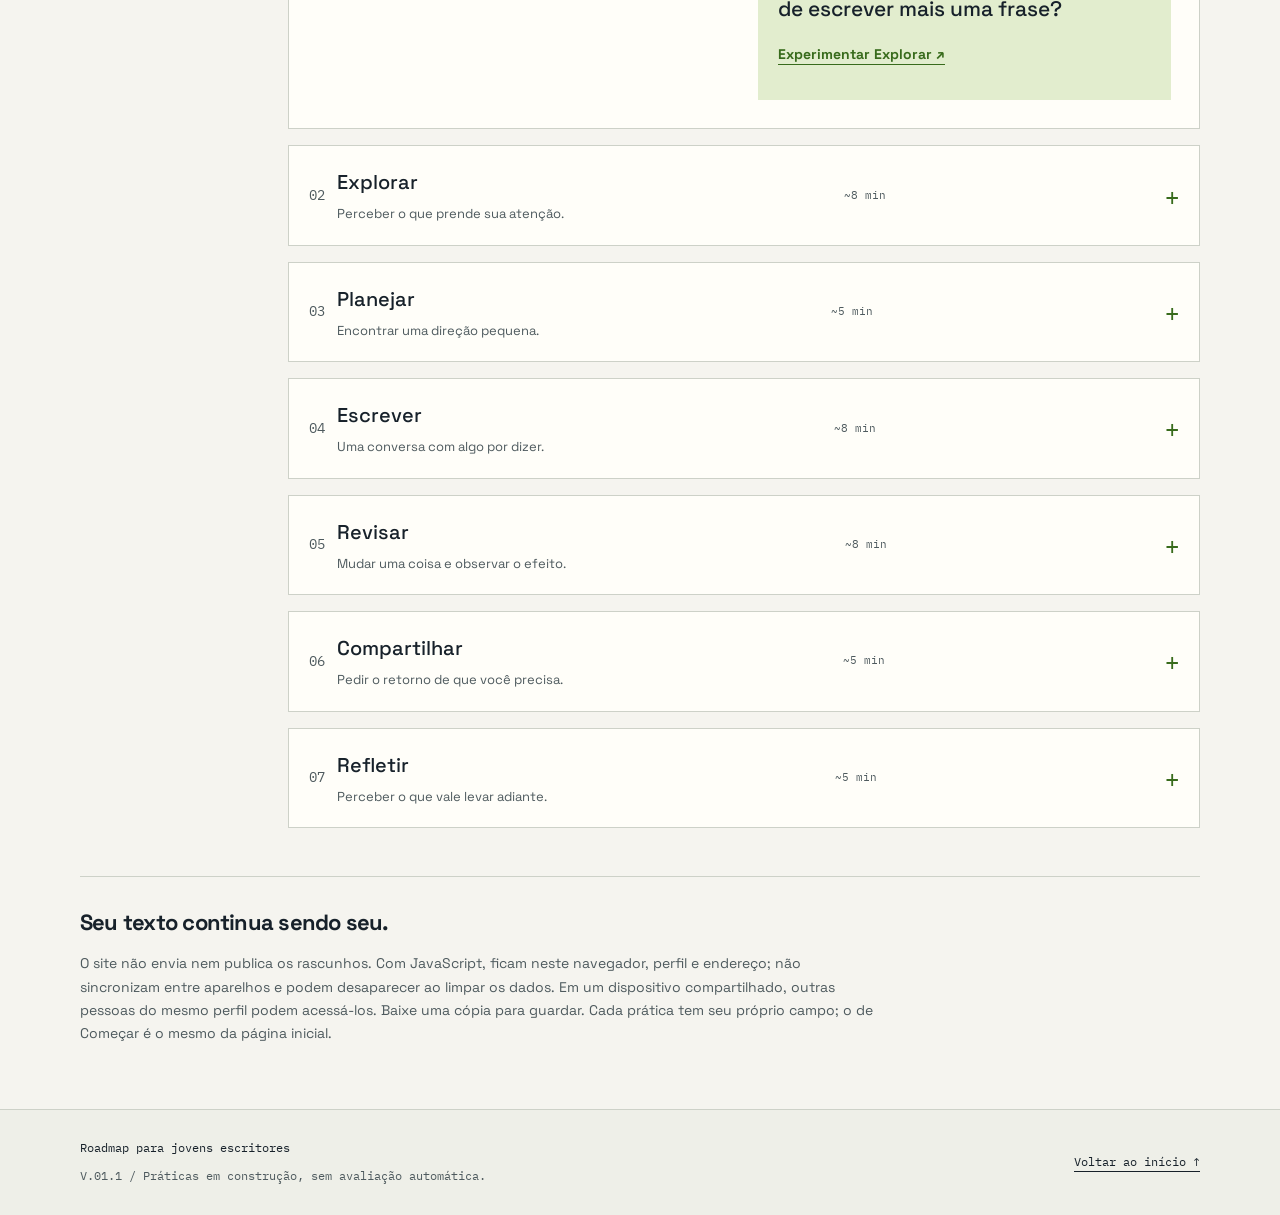
<file: praticas.html>
<!DOCTYPE html>
<html lang="pt-BR">
<head>
  <meta charset="UTF-8">
  <meta name="viewport" content="width=device-width, initial-scale=1.0">
  <meta name="description" content="Sete práticas curtas para começar, explorar, planejar, escrever, revisar, compartilhar e refletir sobre sua ficção.">
  <meta name="theme-color" content="#080d18">
  <title>Práticas — Roadmap para jovens escritores</title>
  <link rel="stylesheet" href="style.css">
  <script src="script.js" defer></script>
</head>
<body>
  <a class="pular-conteudo" href="#conteudo">Pular para o conteúdo</a>
  <div class="abertura" id="inicio">
    <header class="cabecalho largura">
      <a class="nome-projeto" href="index.html">Roadmap para<br class="quebra-marca"> jovens escritores</a>
      <nav aria-label="Navegação principal"><a href="index.html#mapa">O mapa</a><a href="praticas.html" aria-current="page">Práticas</a><a href="habilidades.html">Habilidades</a><a href="inspiracoes.html">Inspirações</a></nav>
    </header>
    <div class="pagina-abertura largura">
      <p class="sobretitulo verde-claro">01 / Caderno de práticas</p>
      <h1>Uma tentativa de cada vez<span class="ponto-verde">.</span></h1>
      <p class="descricao">Você não precisa resolver um livro inteiro. Escolha uma prática, escreva um pouco e decida o que quer fazer depois.</p>
    </div>
  </div>
  <main id="conteudo" class="largura secao">
    <div class="faixa-percurso faixa-clara"><p><span class="sobretitulo verde-texto">Seu registro pessoal</span><span data-progresso>Com JavaScript, seus registros aparecem aqui.</span></p><button class="botao botao-contorno" type="button" data-baixar-caderno data-js hidden>Baixar meu caderno ↓</button></div>
    <p id="mensagem-caderno" class="mensagem-acao" role="status" aria-live="polite"></p>
    <p class="nota-editorial">As durações são sugestões de ritmo, não cronômetros. Nenhum exercício bloqueia o próximo. Os exemplos são textos criados para este projeto, não trechos de autores publicados.</p>
    <noscript><p class="aviso-sem-js">Você pode abrir todas as práticas e escrever nos campos. Sem JavaScript, copie manualmente antes de sair: não há salvamento automático ou registro de avanço.</p></noscript>
    <div class="layout-oficinas">
      <nav class="indice-praticas" aria-label="Escolher uma prática">
        <p class="sobretitulo verde-texto">Escolha seu ponto</p>
        <ol><li><a href="#comecar">Começar</a></li><li><a href="#explorar">Explorar</a></li><li><a href="#planejar">Planejar</a></li><li><a href="#escrever">Escrever</a></li><li><a href="#revisar">Revisar</a></li><li><a href="#compartilhar">Compartilhar</a></li><li><a href="#refletir">Refletir</a></li></ol>
        <a class="link-pratica" href="habilidades.html">Ver conexões ↗</a>
      </nav>
      <div class="lista-oficinas">
        <details class="oficina" id="comecar" open>
          <summary><span class="numero-etapa">01</span><span class="nome-oficina"><strong>Começar</strong><span>Uma ação encontra uma dificuldade.</span></span><span class="tempo-pratica">~5 min</span></summary>
          <div class="oficina-conteudo">
            <div class="orientacoes">
              <p class="sobretitulo verde-texto">Habilidade / ação concreta</p>
              <h2>Uma ação. Uma dificuldade.</h2>
              <p>Uma tentativa pequena já pode colocar algo em movimento. Você pode usar uma ideia sua ou experimentar algo avulso.</p>
              <ol class="instrucoes"><li>Escolha alguém que tenta fazer algo: abrir uma janela, alcançar um objeto, esconder um bilhete.</li><li>Coloque uma dificuldade imediata no caminho.</li><li>Escreva de três a cinco frases, se isso ajudar a começar. Não é um limite obrigatório.</li></ol>
              <aside class="exemplo"><h3>Uma possibilidade</h3><p>Lia tentou abrir a janela, mas a madeira não cedeu. Apoiou as duas mãos na moldura e empurrou. A janela abriu de repente, espalhando suas anotações pelo quarto.</p><p class="legenda-exemplo">Tentativa, resistência e uma mudança. Outro tom ou resultado também vale.</p></aside>
              <a class="link-pratica" href="habilidades.html#acao">Onde esta prática se conecta ↗</a>
            </div>
            <div class="escrita" data-editor="comecar">
              <label class="rotulo-campo" for="texto-comecar">Seu primeiro rascunho</label>
              <p id="ajuda-comecar" class="ajuda-campo">Não precisa ser o primeiro capítulo do seu livro.</p>
              <textarea id="texto-comecar" rows="10" aria-describedby="ajuda-comecar privacidade" spellcheck="true" placeholder="Alguém tentou fazer alguma coisa, mas…"></textarea>
              <div class="informacoes-campo"><span data-contador>0 caracteres</span><span data-status>Com JavaScript, salvamento neste navegador.</span></div>
              <div class="acoes-texto" hidden><button class="botao botao-tinta" type="button" data-copiar>Copiar trecho</button><button class="botao botao-contorno" type="button" data-baixar>Baixar .txt ↓</button></div>
              <label class="registro-pratica" data-js hidden><input type="checkbox" data-registrar="comecar"> Experimentei Começar</label>
              <p class="mensagem-acao" data-mensagem role="status" aria-live="polite"></p>
              <div class="reflexao"><p class="sobretitulo verde-texto">Antes de seguir</p><h3>O que nesse trecho me dá vontade de escrever mais uma frase?</h3><a class="link-pratica" href="#explorar">Experimentar Explorar ↗</a></div>
            </div>
          </div>
        </details>

        <details class="oficina" id="explorar">
          <summary><span class="numero-etapa">02</span><span class="nome-oficina"><strong>Explorar</strong><span>Perceber o que prende sua atenção.</span></span><span class="tempo-pratica">~8 min</span></summary>
          <div class="oficina-conteudo">
            <div class="orientacoes">
              <p class="sobretitulo verde-texto">Habilidade / olhar de leitor</p><h2>Leia como quem faz perguntas.</h2>
              <p>Uma referência pode virar uma pergunta concreta sobre a escrita. Não é preciso descobrir a intenção de quem escreveu nem reproduzir seu estilo.</p>
              <ol class="instrucoes"><li>Releia um parágrafo de uma obra a que você já tenha acesso. Se preferir, use o exemplo abaixo.</li><li>Escolha um detalhe que chamou sua atenção: um gesto, um objeto, uma pausa.</li><li>Anote o efeito que ele teve em você e crie duas frases próprias para experimentar uma escolha parecida, sem copiar a passagem.</li></ol>
              <aside class="exemplo"><h3>Do detalhe à tentativa</h3><p>“O ônibus passou. Rosa continuou com o braço erguido.”</p><p class="legenda-exemplo">Observação possível: o braço que demora a baixar prolonga a espera. Tentativa própria: “A chamada caiu. Rui continuou falando para a tela apagada.”</p></aside>
              <a class="link-pratica" href="inspiracoes.html#sally-rooney">Uma ponte possível: Sally Rooney ↗</a>
            </div>
            <div class="escrita" data-editor="explorar">
              <label class="rotulo-campo" for="texto-explorar">Sua observação e sua tentativa</label><p id="ajuda-explorar" class="ajuda-campo">Registre a obra, o detalhe percebido e duas frases suas. Não é necessário colar o texto do livro.</p>
              <textarea id="texto-explorar" rows="10" aria-describedby="ajuda-explorar privacidade" spellcheck="true" placeholder="Referência: … Detalhe que notei: … Efeito em mim: … Minha tentativa: …"></textarea>
              <div class="informacoes-campo"><span data-contador>0 caracteres</span><span data-status>Com JavaScript, salvamento neste navegador.</span></div>
              <div class="acoes-texto" hidden><button class="botao botao-tinta" type="button" data-copiar>Copiar trecho</button><button class="botao botao-contorno" type="button" data-baixar>Baixar .txt ↓</button></div>
              <label class="registro-pratica" data-js hidden><input type="checkbox" data-registrar="explorar"> Experimentei Explorar</label><p class="mensagem-acao" data-mensagem role="status" aria-live="polite"></p>
              <div class="reflexao"><p class="sobretitulo verde-texto">Antes de seguir</p><h3>Que escolha de escrita eu gostaria de testar outra vez?</h3><a class="link-pratica" href="#planejar">Experimentar Planejar ↗</a></div>
            </div>
          </div>
        </details>

        <details class="oficina" id="planejar">
          <summary><span class="numero-etapa">03</span><span class="nome-oficina"><strong>Planejar</strong><span>Encontrar uma direção pequena.</span></span><span class="tempo-pratica">~5 min</span></summary>
          <div class="oficina-conteudo">
            <div class="orientacoes">
              <p class="sobretitulo verde-texto">Habilidade / desejo e conflito</p><h2>O que essa pessoa quer agora?</h2>
              <p>Planejar pode ser só escolher o que vem em seguida. Um desejo imediato e algo que o dificulta bastam para esta tentativa; fichas e universos inteiros são opcionais.</p>
              <ol class="instrucoes"><li>Use um personagem seu ou invente alguém para esta prática.</li><li>Complete três linhas: “Quer…”, “Mas…”, “Então decide…”.</li><li>Escreva uma frase mostrando essa decisão como ação. Você pode mudar de plano ao escrever.</li></ol>
              <aside class="exemplo"><h3>Um plano do tamanho de uma cena</h3><p>Quer devolver um livro sem conversar. Mas a dona está na porta da biblioteca. Então decide dizer que veio buscar um guarda-chuva.</p><p class="legenda-exemplo">Primeira ação: “Bia escondeu o livro sob o casaco e perguntou pelos objetos perdidos.”</p></aside>
              <a class="link-pratica" href="habilidades.html#personagem">Ver desejo e conflito na árvore ↗</a>
            </div>
            <div class="escrita" data-editor="planejar">
              <label class="rotulo-campo" for="texto-planejar">Seu plano pequeno</label><p id="ajuda-planejar" class="ajuda-campo">O plano serve ao texto, não precisa prever o final.</p>
              <textarea id="texto-planejar" rows="10" aria-describedby="ajuda-planejar privacidade" spellcheck="true" placeholder="Quer… Mas… Então decide… Primeira ação:"></textarea>
              <div class="informacoes-campo"><span data-contador>0 caracteres</span><span data-status>Com JavaScript, salvamento neste navegador.</span></div>
              <div class="acoes-texto" hidden><button class="botao botao-tinta" type="button" data-copiar>Copiar trecho</button><button class="botao botao-contorno" type="button" data-baixar>Baixar .txt ↓</button></div>
              <label class="registro-pratica" data-js hidden><input type="checkbox" data-registrar="planejar"> Experimentei Planejar</label><p class="mensagem-acao" data-mensagem role="status" aria-live="polite"></p>
              <div class="reflexao"><p class="sobretitulo verde-texto">Antes de seguir</p><h3>A escolha do personagem me ajuda a imaginar uma próxima ação?</h3><a class="link-pratica" href="#escrever">Experimentar Escrever ↗</a></div>
            </div>
          </div>
        </details>

        <details class="oficina" id="escrever">
          <summary><span class="numero-etapa">04</span><span class="nome-oficina"><strong>Escrever</strong><span>Uma conversa com algo por dizer.</span></span><span class="tempo-pratica">~8 min</span></summary>
          <div class="oficina-conteudo">
            <div class="orientacoes">
              <p class="sobretitulo verde-texto">Habilidade / diálogo e subtexto</p><h2>Nem tudo precisa ser dito.</h2>
              <p>Subtexto é uma possibilidade de leitura do que fica sugerido, além do que a fala declara. Nesta tentativa, experimente uma diferença entre o pedido feito e o que a pessoa gostaria de pedir.</p>
              <ol class="instrucoes"><li>Uma pessoa quer que a outra fique mais um pouco, mas não faz esse pedido diretamente.</li><li>Escreva de quatro a seis falas e inclua um gesto ou um objeto entre elas. Ou use um conflito seu.</li><li>Termine com uma pequena mudança: alguém espera, vai embora ou faz outra pergunta.</li></ol>
              <aside class="exemplo"><h3>Uma conversa possível</h3><p>— Ainda tem café.<br>— Meu ônibus passa em dez minutos.<br>Lia colocou uma segunda xícara na mesa.<br>— O próximo também passa aqui.<br>Rui tirou a mochila do ombro.</p><p class="legenda-exemplo">O convite aparece no café e na xícara. Não existe uma única interpretação correta.</p></aside>
              <a class="link-pratica" href="inspiracoes.html#pontes">Por que ligar esta prática a Pessoas normais? ↗</a>
            </div>
            <div class="escrita" data-editor="escrever">
              <label class="rotulo-campo" for="texto-escrever">Sua conversa curta</label><p id="ajuda-escrever" class="ajuda-campo">Seu próprio tom e seus personagens. Não é um exercício de imitar Sally Rooney.</p>
              <textarea id="texto-escrever" rows="10" aria-describedby="ajuda-escrever privacidade" spellcheck="true" placeholder="— Você já vai?"></textarea>
              <div class="informacoes-campo"><span data-contador>0 caracteres</span><span data-status>Com JavaScript, salvamento neste navegador.</span></div>
              <div class="acoes-texto" hidden><button class="botao botao-tinta" type="button" data-copiar>Copiar trecho</button><button class="botao botao-contorno" type="button" data-baixar>Baixar .txt ↓</button></div>
              <label class="registro-pratica" data-js hidden><input type="checkbox" data-registrar="escrever"> Experimentei Escrever</label><p class="mensagem-acao" data-mensagem role="status" aria-live="polite"></p>
              <div class="reflexao"><p class="sobretitulo verde-texto">Antes de seguir</p><h3>O que pode ser percebido sem ser explicado?</h3><a class="link-pratica" href="#revisar">Experimentar Revisar ↗</a></div>
            </div>
          </div>
        </details>

        <details class="oficina" id="revisar">
          <summary><span class="numero-etapa">05</span><span class="nome-oficina"><strong>Revisar</strong><span>Mudar uma coisa e observar o efeito.</span></span><span class="tempo-pratica">~8 min</span></summary>
          <div class="oficina-conteudo">
            <div class="orientacoes">
              <p class="sobretitulo verde-texto">Habilidade / reescrita consciente</p><h2>Uma mudança, não uma sentença.</h2>
              <p>Revisar não precisa significar consertar tudo. Compare duas versões e escolha o efeito que mais interessa a você.</p>
              <ol class="instrucoes"><li>Copie para este campo um trecho seu de duas a cinco frases, ou use o exemplo abaixo.</li><li>Guarde a versão original e escreva uma segunda, alterando só uma escolha: verbo, ordem, detalhe ou pausa.</li><li>Anote o que mudou na sua leitura e qual versão você prefere para essa cena.</li></ol>
              <aside class="exemplo"><h3>Duas escolhas, dois efeitos</h3><p>Antes: “Lia abriu a carta rapidamente e ficou preocupada.”</p><p>Depois: “Lia rasgou a borda do envelope. Leu a primeira linha e trancou a porta.”</p><p class="legenda-exemplo">A segunda sugere uma reação por ações. Não é uma regra de que toda explicação deve desaparecer.</p></aside>
              <a class="link-pratica" href="habilidades.html#reescrita">Ver reescrita na árvore ↗</a>
            </div>
            <div class="escrita" data-editor="revisar">
              <label class="rotulo-campo" for="texto-revisar">Seu antes e depois</label><p id="ajuda-revisar" class="ajuda-campo">Este é outro campo: não substitui nem altera automaticamente o primeiro rascunho.</p>
              <textarea id="texto-revisar" rows="10" aria-describedby="ajuda-revisar privacidade" spellcheck="true" placeholder="Versão original: … Nova tentativa: … O que mudou para mim: …"></textarea>
              <div class="informacoes-campo"><span data-contador>0 caracteres</span><span data-status>Com JavaScript, salvamento neste navegador.</span></div>
              <div class="acoes-texto" hidden><button class="botao botao-tinta" type="button" data-copiar>Copiar trecho</button><button class="botao botao-contorno" type="button" data-baixar>Baixar .txt ↓</button></div>
              <label class="registro-pratica" data-js hidden><input type="checkbox" data-registrar="revisar"> Experimentei Revisar</label><p class="mensagem-acao" data-mensagem role="status" aria-live="polite"></p>
              <div class="reflexao"><p class="sobretitulo verde-texto">Antes de seguir</p><h3>Que efeito eu quis criar com essa mudança?</h3><a class="link-pratica" href="#compartilhar">Experimentar Compartilhar ↗</a></div>
            </div>
          </div>
        </details>

        <details class="oficina" id="compartilhar">
          <summary><span class="numero-etapa">06</span><span class="nome-oficina"><strong>Compartilhar</strong><span>Pedir o retorno de que você precisa.</span></span><span class="tempo-pratica">~5 min</span></summary>
          <div class="oficina-conteudo">
            <div class="orientacoes">
              <p class="sobretitulo verde-texto">Habilidade / escuta e escolha</p><h2>Um leitor. Uma pergunta.</h2>
              <p>Mostrar um texto é uma escolha sua. Aqui, basta preparar um convite de leitura; não é necessário enviar, publicar ou receber comentários para experimentar a prática.</p>
              <ol class="instrucoes"><li>Escolha um trecho pequeno e alguém com quem você se sinta à vontade. Evite incluir informações pessoais de terceiros.</li><li>Diga que é um rascunho e formule uma pergunta específica: “O que você entendeu que a personagem queria?”</li><li>Se decidir enviar fora do site, peça permissão e combine o tamanho da leitura. Depois, escolha o que quer aproveitar do retorno.</li></ol>
              <aside class="exemplo"><h3>Um convite possível</h3><p>“Oi! Você teria vontade de ler seis linhas de um rascunho? Quero descobrir se dá para entender por que a personagem espera na porta. Não preciso de revisão gramatical agora. Tudo bem se não puder.”</p><p class="legenda-exemplo">O site não manda mensagens nem compartilha textos. Você decide se, quando e com quem enviar.</p></aside>
              <a class="link-pratica" href="habilidades.html#escuta">Ver escuta e escolha na árvore ↗</a>
            </div>
            <div class="escrita" data-editor="compartilhar">
              <label class="rotulo-campo" for="texto-compartilhar">Seu convite e sua pergunta</label><p id="ajuda-compartilhar" class="ajuda-campo">Não precisa registrar nome, telefone ou contato do leitor.</p>
              <textarea id="texto-compartilhar" rows="10" aria-describedby="ajuda-compartilhar privacidade" spellcheck="true" placeholder="O trecho que quero mostrar: … Minha pergunta: … Meu convite: …"></textarea>
              <div class="informacoes-campo"><span data-contador>0 caracteres</span><span data-status>Com JavaScript, salvamento neste navegador.</span></div>
              <div class="acoes-texto" hidden><button class="botao botao-tinta" type="button" data-copiar>Copiar trecho</button><button class="botao botao-contorno" type="button" data-baixar>Baixar .txt ↓</button></div>
              <label class="registro-pratica" data-js hidden><input type="checkbox" data-registrar="compartilhar"> Experimentei Compartilhar</label><p class="mensagem-acao" data-mensagem role="status" aria-live="polite"></p>
              <div class="reflexao"><p class="sobretitulo verde-texto">Antes de seguir</p><h3>Que resposta me ajudaria a escolher uma próxima mudança?</h3><a class="link-pratica" href="#refletir">Experimentar Refletir ↗</a></div>
            </div>
          </div>
        </details>

        <details class="oficina" id="refletir">
          <summary><span class="numero-etapa">07</span><span class="nome-oficina"><strong>Refletir</strong><span>Perceber o que vale levar adiante.</span></span><span class="tempo-pratica">~5 min</span></summary>
          <div class="oficina-conteudo">
            <div class="orientacoes">
              <p class="sobretitulo verde-texto">Habilidade / escuta de si</p><h2>Você não volta ao mesmo ponto.</h2>
              <p>Uma tentativa pode terminar com uma descoberta pequena. Ela não precisa provar que você tem talento nem se transformar imediatamente em outro projeto.</p>
              <ol class="instrucoes"><li>Releia uma coisa que você escreveu ou observou nesta visita.</li><li>Complete: “Percebi…”, “Quero tentar…” e “Meu próximo passo pequeno é…”.</li><li>Escolha voltar a uma prática, escrever fora do site ou parar por hoje. Se quiser, baixe seu caderno.</li></ol>
              <aside class="exemplo"><h3>Um próximo passo possível</h3><p>Percebi que um objeto me ajuda a iniciar uma conversa. Quero tentar uma cena em que alguém esconde um ingresso. Meu próximo passo é escrever só as duas primeiras falas amanhã.</p><p class="legenda-exemplo">Não há sequência obrigatória ou prazo a cumprir. Este é um registro de processo, não um boletim.</p></aside>
              <a class="link-pratica" href="habilidades.html">Rever minhas conexões ↗</a>
            </div>
            <div class="escrita" data-editor="refletir">
              <label class="rotulo-campo" for="texto-refletir">O que você leva daqui</label><p id="ajuda-refletir" class="ajuda-campo">Pode ser uma descoberta, uma dúvida ou uma vontade de continuar.</p>
              <textarea id="texto-refletir" rows="10" aria-describedby="ajuda-refletir privacidade" spellcheck="true" placeholder="Percebi… Quero tentar… Meu próximo passo pequeno é…"></textarea>
              <div class="informacoes-campo"><span data-contador>0 caracteres</span><span data-status>Com JavaScript, salvamento neste navegador.</span></div>
              <div class="acoes-texto" hidden><button class="botao botao-tinta" type="button" data-copiar>Copiar trecho</button><button class="botao botao-contorno" type="button" data-baixar>Baixar .txt ↓</button></div>
              <label class="registro-pratica" data-js hidden><input type="checkbox" data-registrar="refletir"> Experimentei Refletir</label><p class="mensagem-acao" data-mensagem role="status" aria-live="polite"></p>
              <div class="reflexao"><p class="sobretitulo verde-texto">Não precisa acabar aqui</p><h3>Qual tentativa eu escolheria fazer de novo, com outra curiosidade?</h3><a class="link-pratica" href="index.html#mapa">Voltar ao mapa ↗</a></div>
            </div>
          </div>
        </details>
      </div>
    </div>
    <aside class="nota-privacidade" id="privacidade"><h2>Seu texto continua sendo seu.</h2><p>O site não envia nem publica os rascunhos. Com JavaScript, ficam neste navegador, perfil e endereço; não sincronizam entre aparelhos e podem desaparecer ao limpar os dados. Em um dispositivo compartilhado, outras pessoas do mesmo perfil podem acessá-los. Baixe uma cópia para guardar. Cada prática tem seu próprio campo; o de Começar é o mesmo da página inicial.</p></aside>
  </main>
  <footer class="rodape"><div class="largura rodape-conteudo"><div><p>Roadmap para jovens escritores</p><p class="rodape-nota">V.01.1 / Práticas em construção, sem avaliação automática.</p></div><a href="#inicio">Voltar ao início ↑</a></div></footer>
</body>
</html>
</file>
<file: style.css>
/* Fontes locais: o visual funciona sem depender de uma conexão externa. */
@font-face {
  font-family: "Space Grotesk";
  src: url("assets/fonts/space-grotesk.ttf") format("truetype");
  font-weight: 300 700;
  font-display: swap;
}
@font-face {
  font-family: "IBM Plex Mono";
  src: url("assets/fonts/ibm-plex-mono.ttf") format("truetype");
  font-weight: 400;
  font-display: swap;
}
@font-face {
  font-family: "IBM Plex Mono";
  src: url("assets/fonts/ibm-plex-mono-medium.ttf") format("truetype");
  font-weight: 500 700;
  font-display: swap;
}
@font-face {
  font-family: "Pixelify Sans";
  src: url("assets/fonts/pixelify-sans.ttf") format("truetype");
  font-weight: 400 700;
  font-display: swap;
}

/* As cores e os espaçamentos principais ficam reunidos aqui. */
:root {
  color-scheme: light;
  --nucleo: #080d18;
  --nevoa: #e8f1f5;
  --pulso: #b5f45b;
  --papel: #f5f4ef;
  --fundo-mapa: #eeefe8;
  --verde-suave: #e2edce;
  --verde-texto: #386b1c;
  --texto: #17212a;
  --secundario: #4e5a5e;
  --borda: #cdd1c8;
  --fonte: "Space Grotesk", Arial, sans-serif;
  --mono: "IBM Plex Mono", Consolas, monospace;
}

* { box-sizing: border-box; }
html { scroll-behavior: smooth; scroll-padding-top: 24px; }
body { margin: 0; background: var(--papel); color: var(--texto); font-family: var(--fonte); font-size: 16px; line-height: 1.65; }
h1, h2, h3, h4, p { margin: 0; }
h2, h3, h4 { line-height: 1.25; }
a { color: inherit; text-underline-offset: 5px; }
button, textarea { font: inherit; }
button, a { -webkit-tap-highlight-color: transparent; }
button { cursor: pointer; }
[hidden] { display: none !important; }
:focus-visible { outline: 3px solid var(--verde-texto); outline-offset: 5px; }
.cabecalho :focus-visible, .apresentacao :focus-visible { outline-color: var(--pulso); }
::selection { background: var(--verde-suave); color: var(--nucleo); }
.largura { width: calc(100% - 48px); max-width: 1120px; margin-inline: auto; }
.pular-conteudo { position: fixed; z-index: 10; top: 12px; left: 12px; padding: 12px 20px; background: var(--pulso); color: var(--nucleo); transform: translateY(-180%); }
.pular-conteudo:focus { transform: translateY(0); }

/* Abertura: a mesma direção escura e verde do rascunho escolhido. */
.abertura { background: var(--nucleo); color: var(--nevoa); }
.cabecalho { display: flex; align-items: center; justify-content: space-between; gap: 24px; padding-block: 24px; border-bottom: 1px solid #293543; }
.nome-projeto { font: 400 14px/1.5 var(--mono); text-decoration: none; }
.cabecalho nav { display: flex; flex-wrap: wrap; gap: 4px 16px; }
.cabecalho nav a { display: inline-flex; align-items: center; min-height: 44px; font: 400 13px/1.5 var(--mono); text-decoration: none; }
.cabecalho nav a span { margin-left: 6px; color: #9aaaac; font-size: 10px; }
.cabecalho nav a:hover { color: var(--pulso); }
.apresentacao { padding-block: 32px 24px; }
.sobretitulo { display: flex; align-items: center; gap: 10px; font: 400 12px/1.65 var(--mono); letter-spacing: .025em; text-transform: uppercase; }
.apresentacao > .sobretitulo { color: var(--pulso); margin-bottom: 24px; }
.sinal { display: inline-block; width: 6px; height: 6px; background: var(--pulso); flex: 0 0 6px; }
h1 { max-width: 840px; font: 500 clamp(38px, 6vw, 64px)/1.08 "Pixelify Sans", var(--mono); letter-spacing: -.025em; text-wrap: balance; }
.ponto-verde { color: var(--pulso); }
.descricao { max-width: 520px; margin-top: 24px; color: #c5cfd9; font-size: 17px; line-height: 1.6; }
.acoes-apresentacao { display: flex; flex-direction: column; align-items: stretch; gap: 12px; margin-top: 28px; }
.botao { min-height: 52px; display: inline-flex; align-items: center; justify-content: center; gap: 24px; padding: 14px 22px; border: 1px solid transparent; border-radius: 0; font-size: 14px; font-weight: 500; line-height: 1.5; text-align: center; text-decoration: none; transition: background-color 180ms ease, transform 180ms ease; }
.botao span { font-size: 18px; line-height: 1; }
.botao-verde { background: var(--pulso); color: var(--nucleo); }
.botao-verde:hover { background: #cbff83; transform: translateY(-2px); }
.link-escuro { display: inline-flex; align-items: center; justify-content: center; gap: 12px; min-height: 44px; padding: 8px 0; font-size: 14px; }
.link-escuro:hover { color: var(--pulso); }
.rodape-abertura { display: flex; flex-wrap: wrap; justify-content: space-between; gap: 12px; margin-top: 40px; padding-top: 20px; border-top: 1px solid #293543; color: #a4b1b8; font: 400 11px/1.7 var(--mono); }
.rodape-abertura p:last-child { display: none; }

/* Seções e mapa: conteúdo de verdade no HTML, sem depender de JavaScript. */
.secao { padding-block: 48px; }
.conteudo-principal { background: var(--papel); color: var(--texto); }
.mapa { background: var(--fundo-mapa); }
.verde-texto { color: var(--verde-texto); }
.cabecalho-secao { display: grid; gap: 20px; margin-bottom: 28px; }
.cabecalho-secao .sobretitulo { margin-bottom: 12px; }
h2 { font-size: clamp(28px, 3vw, 36px); font-weight: 700; letter-spacing: -.035em; text-wrap: balance; }
.introducao-secao { max-width: 460px; color: var(--secundario); }
.etapas { display: grid; gap: 0; margin: 0; padding: 0; list-style: none; }
.etapa { padding: 20px; background: var(--papel); border: 1px solid var(--borda); }
.etapa + .etapa { border-top: 0; }
.etapa-disponivel { background: var(--verde-suave); border-color: #648e37; border-left-width: 3px; }
.identificacao-etapa { display: flex; align-items: baseline; flex-wrap: wrap; gap: 8px 12px; }
.numero-etapa { font: 400 14px/1.5 var(--mono); color: var(--secundario); }
.etapa h3 { font: 500 17px/1.45 var(--mono); }
.etiqueta { display: inline-block; width: fit-content; padding: 3px 7px; border: 1px solid #a5ba89; color: #335d1d; font: 400 11px/1.5 var(--mono); }
.etapa .etiqueta { margin-left: 26px; }
.conteudo-etapa { margin-top: 10px; }
.resultado { margin-top: 4px; color: var(--secundario); font-size: 14px; }
.link-pratica { display: inline-flex; align-items: center; gap: 12px; min-height: 44px; margin-top: 8px; color: var(--verde-texto); font-size: 14px; font-weight: 700; }
.nota-mapa { max-width: 740px; margin-top: 24px; color: var(--secundario); font-size: 14px; }

/* Prática: orientações e exemplo primeiro; o campo ocupa a largura disponível. */
.corpo-pratica { display: grid; gap: 32px; }
.orientacoes > h3 { margin-bottom: 16px; font-size: 22px; }
.instrucoes { display: grid; gap: 16px; margin-block: 24px; padding-left: 22px; }
.instrucoes li { padding-left: 6px; }
.instrucoes li::marker { color: var(--verde-texto); font-family: var(--mono); font-size: 14px; }
.apoio { color: var(--secundario); font-size: 15px; }
.exemplo { margin-top: 28px; padding: 24px 20px; background: #e8eae3; border-left: 2px solid #a2b08f; }
.exemplo .sobretitulo { margin-bottom: 12px; color: var(--secundario); font-size: 11px; }
.exemplo h4 { margin-bottom: 12px; font-size: 18px; font-weight: 500; }
.legenda-exemplo { margin-top: 16px; color: var(--secundario); font-size: 14px; }
.escrita { min-width: 0; }
.topo-campo { display: flex; flex-wrap: wrap; align-items: center; justify-content: space-between; gap: 12px; }
.topo-campo label { font-size: 20px; font-weight: 700; }
.etiqueta-clara { border-color: var(--borda); color: var(--secundario); }
#ajuda-trecho { margin-block: 12px 20px; color: var(--secundario); font-size: 15px; }
textarea { display: block; width: 100%; min-height: 300px; padding: 20px; resize: vertical; background: #fffef9; color: var(--texto); border: 1px solid #8a9682; border-radius: 0; font-size: 17px; line-height: 1.8; caret-color: var(--verde-texto); }
textarea::placeholder { color: #697267; }
.informacoes-campo { display: flex; justify-content: space-between; flex-wrap: wrap; gap: 6px 16px; margin-top: 12px; color: var(--secundario); font-size: 12px; }
#contador { font-family: var(--mono); }
.privacidade { margin-top: 16px; font-size: 13px; color: var(--secundario); }
.acoes-texto { display: flex; flex-direction: column; align-items: stretch; gap: 12px; margin-top: 24px; }
.botao-tinta { background: var(--nucleo); color: var(--nevoa); }
.botao-tinta:hover { background: #263a32; }
.botao-contorno { border-color: #89927f; background: transparent; color: var(--texto); }
.botao-contorno:hover { background: var(--verde-suave); }
.mensagem-acao { min-height: 26px; margin-top: 12px; color: var(--verde-texto); font-size: 14px; }
.aviso-sem-js { margin-top: 16px; padding: 16px; background: var(--verde-suave); }
.reflexao { margin-top: 20px; padding: 24px 20px; background: var(--verde-suave); }
.reflexao h3 { margin-top: 12px; font-size: 21px; line-height: 1.45; font-weight: 500; }
.reflexao > p:last-child { margin-top: 12px; font-size: 14px; color: #3d5033; }
.voltar-mapa { display: inline-flex; align-items: center; min-height: 44px; margin-top: 32px; color: var(--verde-texto); font: 400 13px/1.6 var(--mono); }
.rodape { background: var(--fundo-mapa); border-top: 1px solid var(--borda); }
.rodape-conteudo { display: flex; flex-direction: column; gap: 20px; padding-block: 28px; font: 400 12px/1.7 var(--mono); }
.rodape-nota { margin-top: 8px; color: var(--secundario); }
.rodape a { display: inline-flex; align-items: center; min-height: 44px; gap: 14px; width: fit-content; }

/* V1.1: páginas, oficinas e conexões. A direção visual original é preservada. */
.cabecalho nav a[aria-current="page"] { color: var(--pulso); text-decoration: underline; text-decoration-thickness: 2px; }
.pagina-abertura { padding-block: 40px 48px; }
.pagina-abertura h1 { max-width: 920px; font-size: clamp(36px, 5.5vw, 58px); }
.pagina-abertura .sobretitulo { margin-bottom: 20px; }
.verde-claro { color: var(--pulso); }
.pagina-abertura .descricao { max-width: 650px; }
.faixa-percurso { display: flex; flex-direction: column; align-items: flex-start; gap: 16px; padding: 24px; margin-top: 28px; background: var(--verde-suave); border: 1px solid #a6b591; }
.faixa-percurso .sobretitulo { margin-bottom: 8px; }
.faixa-percurso p { max-width: 670px; font-size: 14px; }
.faixa-percurso .link-pratica { flex-shrink: 0; }
.faixa-clara { margin-top: 0; }
.nota-editorial { margin-top: 16px; font-size: 14px; color: var(--secundario); }
.layout-oficinas { display: grid; gap: 28px; margin-top: 32px; }
.indice-praticas { align-self: start; padding: 20px; background: var(--fundo-mapa); border: 1px solid var(--borda); }
.indice-praticas ol { display: flex; flex-wrap: wrap; gap: 0 24px; list-style-position: inside; margin: 14px 0 0; padding: 0; font: 400 13px/1.7 var(--mono); }
.indice-praticas li::marker { color: var(--verde-texto); }
.indice-praticas a { display: inline-flex; align-items: center; min-height: 44px; }
.lista-oficinas { min-width: 0; }
.oficina { background: #fffef9; border: 1px solid var(--borda); scroll-margin-top: 24px; }
.oficina + .oficina { margin-top: 16px; }
.oficina summary { display: flex; align-items: center; gap: 12px; min-height: 96px; padding: 20px; cursor: pointer; list-style: none; }
.oficina summary::-webkit-details-marker { display: none; }
.oficina summary::after { content: "+"; margin-left: auto; color: var(--verde-texto); font: 400 24px/1 var(--mono); }
.oficina[open] summary::after { content: "−"; }
.oficina[open] summary { background: var(--verde-suave); border-bottom: 1px solid var(--borda); }
.oficina:target { border-color: var(--verde-texto); }
.nome-oficina { display: grid; gap: 4px; min-width: 0; }
.nome-oficina strong { font-size: 20px; font-weight: 500; }
.nome-oficina > span { color: var(--secundario); font-size: 13px; }
.tempo-pratica { flex-shrink: 0; margin-left: auto; color: var(--secundario); font: 400 11px/1.6 var(--mono); }
.oficina-conteudo { display: grid; gap: 32px; padding: 24px 20px; }
.oficina-conteudo h2 { font-size: 26px; margin-block: 12px 16px; }
.oficina-conteudo .sobretitulo { font-size: 10px; }
.oficina-conteudo .exemplo h3 { font-size: 18px; margin-bottom: 12px; }
.oficina-conteudo .exemplo p + p { margin-top: 12px; }
.rotulo-campo { display: block; font-size: 20px; font-weight: 700; line-height: 1.4; }
.ajuda-campo { margin-block: 12px 20px; font-size: 14px; color: var(--secundario); }
.registro-pratica { display: flex; align-items: center; gap: 12px; min-height: 52px; margin-top: 20px; padding: 10px 0; cursor: pointer; font-size: 14px; }
.registro-pratica input { flex: 0 0 auto; width: 22px; height: 22px; accent-color: var(--verde-texto); cursor: pointer; }
.nota-privacidade { margin-top: 48px; padding-top: 32px; border-top: 1px solid var(--borda); }
.nota-privacidade h2 { font-size: 22px; margin-bottom: 16px; }
.nota-privacidade p { max-width: 800px; color: var(--secundario); font-size: 14px; }
.arvore { padding-top: 36px; }
.raiz-arvore { position: relative; max-width: 420px; padding: 24px; margin-inline: auto; background: var(--nucleo); color: var(--nevoa); text-align: center; font-size: 24px; }
.raiz-arvore .sobretitulo { justify-content: center; color: var(--pulso); font-size: 10px; margin-bottom: 12px; }
.legenda-raiz { display: block; margin-top: 12px; color: #b4c0c8; font-size: 13px; font-weight: 400; letter-spacing: 0; }
.arvore ul { list-style: none; padding: 0; }
.arvore-ramos { display: grid; gap: 24px; position: relative; margin: 32px 0 0; }
.ramo { position: relative; padding-left: 20px; border-left: 1px solid #8d9e7e; }
.ramo h3 { font: 500 12px/1.6 var(--mono); text-transform: uppercase; color: var(--verde-texto); margin-bottom: 16px; }
.ramo ul { display: grid; gap: 16px; margin: 0; }
.no-arvore { display: grid; gap: 10px; height: 100%; padding: 20px; background: #fffef9; border: 1px solid #a6b591; color: var(--texto); text-decoration: none; }
.no-arvore:hover { background: var(--verde-suave); border-color: var(--verde-texto); }
.no-arvore strong { font-size: 20px; line-height: 1.35; font-weight: 500; }
.no-arvore > span:not(.indice-no):not(.estado-no) { font-size: 13px; color: var(--secundario); }
.indice-no { font: 400 10px/1.6 var(--mono); color: var(--verde-texto); text-transform: uppercase; }
.estado-no { border-top: 1px solid var(--borda); padding-top: 10px; font: 400 10px/1.7 var(--mono); color: var(--secundario); }
.estado-no.tem-registro { color: var(--verde-texto); font-weight: 500; }
.conexoes, .pontes { margin-top: 64px; }
.lista-conexoes { display: grid; gap: 20px; }
.conexao { padding: 28px 24px; border: 1px solid var(--borda); background: #fffef9; scroll-margin-top: 24px; }
.conexao:target { background: var(--verde-suave); border-color: var(--verde-texto); }
.conexao h3 { margin-block: 12px 16px; font-size: 24px; }
.ponte-autora { display: flex; width: fit-content; align-items: center; min-height: 44px; margin-top: 12px; font: 400 12px/1.7 var(--mono); color: var(--verde-texto); }
.links-conexao { display: flex; flex-wrap: wrap; gap: 4px 24px; }
.chamada-autora { display: flex; flex-direction: column; gap: 24px; margin-top: 48px; padding: 32px 24px; background: var(--verde-suave); }
.chamada-autora h2 { margin-block: 12px 16px; font-size: 28px; }
.chamada-autora p { max-width: 650px; }
.perfil-autora { display: grid; gap: 36px; }
.ficha-autora { align-self: start; padding: 28px; background: var(--verde-suave); border: 1px solid #a6b591; }
.ficha-autora .sobretitulo { font-size: 10px; }
.monograma { position: relative; font: 400 140px/1 "Pixelify Sans", var(--mono); letter-spacing: -.08em; padding-block: 36px; border-block: 1px solid #9cac88; margin-block: 24px; }
.monograma span { display: block; font: 400 11px/1.7 var(--mono); letter-spacing: 0; margin-top: 20px; }
.ficha-dado { font: 500 14px/1.7 var(--mono); }
.ficha-nota { margin-top: 16px; font-size: 12px; color: #3e5039; }
.texto-perfil > h2 { margin-top: 12px; font-size: clamp(36px, 5vw, 56px); }
.lead-perfil { margin-block: 20px 32px; font-size: 23px; max-width: 620px; line-height: 1.4; letter-spacing: -.02em; }
.texto-perfil section + section { margin-top: 32px; }
.texto-perfil h3 { font-size: 21px; margin-bottom: 16px; }
.fonte-inline { margin-top: 16px; font-size: 12px; color: var(--secundario); overflow-wrap: anywhere; }
.fonte-inline a { display: inline; padding-block: 4px; }
.livro-referencia { padding-block: 28px; border-block: 1px solid var(--borda); }
.livro-referencia .sobretitulo { font-size: 10px; margin-bottom: 16px; }
.aviso-curadoria { padding: 24px; margin-top: 28px; background: #e8eae3; }
.aviso-curadoria p { font-size: 14px; }
.lista-pontes { margin: 0; padding: 0; list-style: none; }
.lista-pontes > li { display: grid; grid-template-columns: 28px 1fr; gap: 16px; padding-block: 28px; border-top: 1px solid var(--borda); }
.lista-pontes h3 { font-size: 24px; margin-bottom: 14px; }
.lista-pontes p { max-width: 740px; }
.limites-curadoria { margin-top: 48px; padding: 32px 24px; background: var(--fundo-mapa); border: 1px solid var(--borda); }
.limites-curadoria h2 { margin-block: 12px 20px; max-width: 700px; font-size: 28px; }
.limites-curadoria > p { max-width: 760px; }
.limites-curadoria .botao { margin-top: 24px; }

@media (max-width: 699px) {
  .cabecalho { align-items: flex-start; flex-direction: column; gap: 12px; padding-bottom: 16px; }
  .cabecalho nav { gap: 0 18px; }
  .cabecalho nav a { font-size: 12px; }
  .quebra-marca { display: none; }
  .oficina summary { flex-wrap: wrap; padding: 16px; }
  .nome-oficina { flex: 1; }
  .tempo-pratica { display: none; }
  .oficina-conteudo { padding: 24px 16px; }
}
@media (min-width: 700px) {
  .faixa-percurso { flex-direction: row; align-items: center; justify-content: space-between; gap: 32px; }
  .arvore .arvore-ramos { grid-template-columns: repeat(3, minmax(0, 1fr)); gap: 24px; padding-top: 32px; border-top: 1px solid #8d9e7e; }
  .raiz-arvore::after { content: ""; position: absolute; bottom: -33px; left: 50%; height: 32px; width: 1px; background: #8d9e7e; }
  .ramo { padding-left: 0; border-left: 0; }
  .ramo::before { content: ""; position: absolute; top: -32px; left: 50%; width: 1px; height: 24px; background: #8d9e7e; }
  .ramo h3 { text-align: center; }
  .ramo ul { grid-template-rows: 1fr 1fr; height: calc(100% - 36px); }
  .lista-conexoes { grid-template-columns: repeat(2, minmax(0, 1fr)); }
  .perfil-autora { grid-template-columns: .7fr 1.3fr; gap: 48px; }
}
@media (min-width: 1050px) {
  .layout-oficinas { grid-template-columns: 180px minmax(0, 1fr); gap: 28px; }
  .indice-praticas { position: sticky; top: 24px; }
  .indice-praticas ol { display: block; }
  .oficina-conteudo { grid-template-columns: minmax(0, 1fr) minmax(0, 1fr); gap: 28px; padding: 28px; }
  .oficina-conteudo .acoes-texto { gap: 12px; }
  .oficina-conteudo .botao { padding-inline: 14px; }
  .chamada-autora { flex-direction: row; align-items: center; justify-content: space-between; }
  .chamada-autora .botao { flex-shrink: 0; }
}

@media (min-width: 560px) {
  .quebra-marca { display: none; }
  .etapa .etiqueta { margin-left: auto; }
  .acoes-apresentacao, .acoes-texto { flex-direction: row; align-items: center; gap: 24px; }
  .rodape-abertura p:last-child { display: block; }
}
@media (min-width: 800px) {
  .largura { width: calc(100% - 96px); }
  .cabecalho { padding-block: 28px; }
  .nome-projeto { font-size: 16px; }
  .apresentacao { padding-top: 56px; }
  .descricao { margin-top: 28px; font-size: 20px; }
  .acoes-apresentacao { margin-top: 32px; }
  .rodape-abertura { margin-top: 56px; }
  .secao { padding-block: 64px; }
  .cabecalho-secao { grid-template-columns: 1fr .8fr; align-items: end; gap: 48px; margin-bottom: 36px; }
  .etapa { display: grid; grid-template-columns: 280px 1fr; gap: 24px; padding: 24px 28px; }
  .identificacao-etapa { align-content: start; }
  .etapa .etiqueta { margin-left: 0; }
  .conteudo-etapa { margin-top: 0; }
  .rodape-conteudo { flex-direction: row; align-items: center; justify-content: space-between; }
}
@media (min-width: 1050px) {
  .corpo-pratica { grid-template-columns: .85fr 1.15fr; gap: 64px; align-items: start; }
  textarea { min-height: 380px; }
}
@media (max-width: 359px) {
  .largura { width: calc(100% - 32px); }
  .cabecalho { gap: 12px; }
  .nome-projeto { font-size: 12px; }
  .cabecalho nav { flex-direction: row; gap: 0 12px; }
  .etapa { padding: 16px; }
  .etapa .etiqueta { margin-left: 0; }
  h1 { font-size: 34px; }
}
@media (prefers-reduced-motion: reduce) {
  html { scroll-behavior: auto; }
  *, *::before, *::after { transition: none !important; animation: none !important; }
}
</file>
